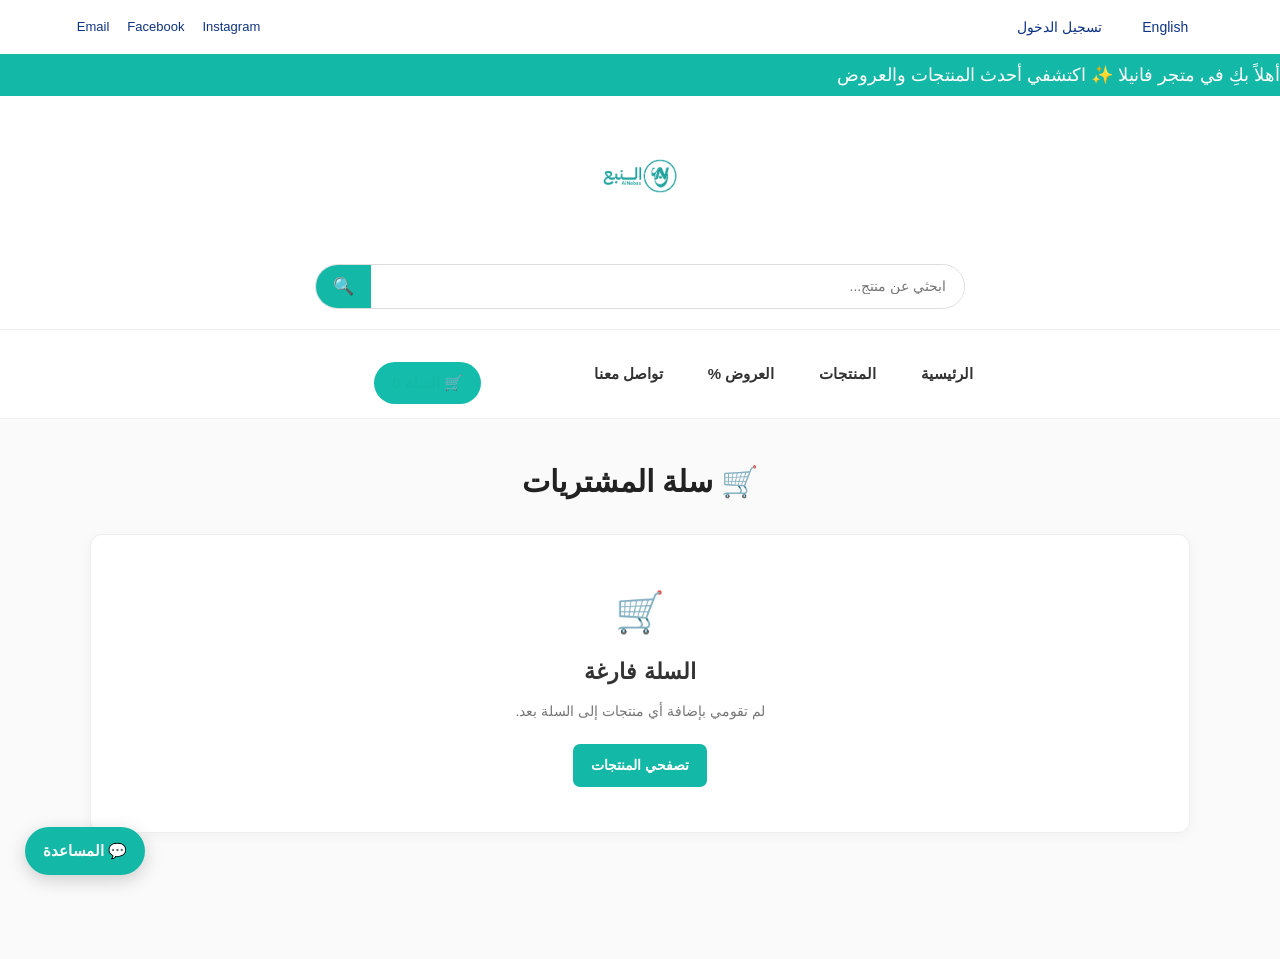
<file: cart.html>
<!DOCTYPE html>
<html lang="ar" dir="rtl">

<head>

    <meta charset="UTF-8">

    <meta
        name="viewport"
        content="width=device-width, initial-scale=1.0"
    >

    <title>سلة المشتريات - متجر فانيلا</title>

    <!-- التنسيق المشترك للموقع -->
    <link rel="stylesheet" href="style.css">

    <!-- تنسيق صفحة السلة -->
    <link rel="stylesheet" href="cart.css">

</head>


<body class="home-page">


<!-- =====================================================
     الهيدر
     ===================================================== -->

<header class="home-header">

    <!-- الشريط العلوي -->

    <div class="home-language-bar">

        <div class="home-top-left-buttons">

            <button
                type="button"
                class="home-language-button"
            >
                English
            </button>

            <a
                href="account.html"
                class="home-login-button"
            >
                تسجيل الدخول
            </a>

        </div>


        <div class="home-social-links">

            <a href="#" aria-label="Instagram">
                Instagram
            </a>

            <a href="#" aria-label="Facebook">
                Facebook
            </a>

            <a href="#" aria-label="Email">
                Email
            </a>

        </div>

    </div>


    <!-- شريط الإعلان -->

    <div class="home-announcement-bar">

        <div class="home-announcement-text">

            أهلاً بكِ في متجر فانيلا ✨
            اكتشفي أحدث المنتجات والعروض

        </div>

    </div>


    <!-- الشعار -->

    <div class="home-logo-bar">

        <a href="index.html">

            <img
                src="products/static/my_logo.jpg"
                alt="متجر فانيلا"
                class="home-logo"
            >

        </a>

    </div>


    <!-- البحث -->

    <div class="home-search-bar">

        <form id="home-search-form">

            <input
                type="search"
                id="home-search-input"
                placeholder="ابحثي عن منتج..."
                autocomplete="off"
            >

            <button type="submit">
                🔍
            </button>

        </form>

    </div>


    <!-- القائمة -->

    <nav class="home-nav">

        <a href="index.html">
            الرئيسية
        </a>

        <a href="products/products.html">
            المنتجات
        </a>

        <a href="offers/offers.html">
            العروض %
        </a>

        <a href="contact.html">
            تواصل معنا
        </a>

        <a
            href="cart.html"
            class="home-cart active"
        >
            🛒 السلة

            <span id="cart-count">
                0
            </span>

        </a>

    </nav>

</header>



<!-- =====================================================
     محتوى السلة
     ===================================================== -->

<main class="cart-page">

    <div class="cart-container">


        <h1 class="cart-title">
            🛒 سلة المشتريات
        </h1>


        <!-- =================================================
             المنتجات
             ================================================= -->

        <section
            id="cart-items"
            class="cart-items"
        ></section>


        <!-- =================================================
             السلة الفارغة
             ================================================= -->

        <section
            id="empty-cart"
            class="empty-cart"
        >

            <div class="empty-cart-icon">
                🛒
            </div>

            <h2>
                السلة فارغة
            </h2>

            <p>
                لم تقومي بإضافة أي منتجات إلى السلة بعد.
            </p>

            <a
                href="products/products.html"
                class="empty-cart-link"
            >
                تصفحي المنتجات
            </a>

        </section>



        <!-- =================================================
             ملخص السلة
             ================================================= -->

        <section
            id="cart-summary"
            class="cart-summary"
        >

            <!-- عرض المزايا -->

            <div
                id="cart-benefits"
                class="cart-benefits"
            ></div>


            <!-- تفاصيل الحساب -->

            <div class="cart-summary-row">

                <span>
                    عدد المنتجات
                </span>

                <strong id="cart-total-items">
                    0
                </strong>

            </div>


            <div class="cart-summary-row">

                <span>
                    مجموع المنتجات
                </span>

                <strong id="cart-subtotal">
                    0 د.ع
                </strong>

            </div>


            <div
                id="discount-row"
                class="cart-summary-row discount-row"
            >

                <span>
                    الخصم
                </span>

                <strong id="cart-discount">
                    0 د.ع
                </strong>

            </div>


            <div
                id="delivery-row"
                class="cart-summary-row delivery-row"
            >

                <span>
                    التوصيل
                </span>

                <strong id="cart-delivery">
                    0 د.ع
                </strong>

            </div>


            <!-- المجموع النهائي -->

            <div class="cart-summary-row cart-summary-total">

                <span>
                    المجموع النهائي
                </span>

                <strong id="cart-total-price">
                    0 د.ع
                </strong>

            </div>


            <!-- الأزرار -->

            <div class="cart-actions">

                <button
                    type="button"
                    id="checkout-button"
                    class="checkout-button"
                >
                    متابعة الطلب
                </button>


                <button
                    type="button"
                    id="clear-cart-button"
                    class="clear-cart-button"
                >
                    إفراغ السلة
                </button>

            </div>

        </section>

    </div>

</main>



<!-- زر المساعدة -->

<a
    href="support/support.html"
    class="support-floating-button"
>
    💬 المساعدة
</a>



<!-- JavaScript -->

<script src="cart.js"></script>

</body>

</html>
</file>
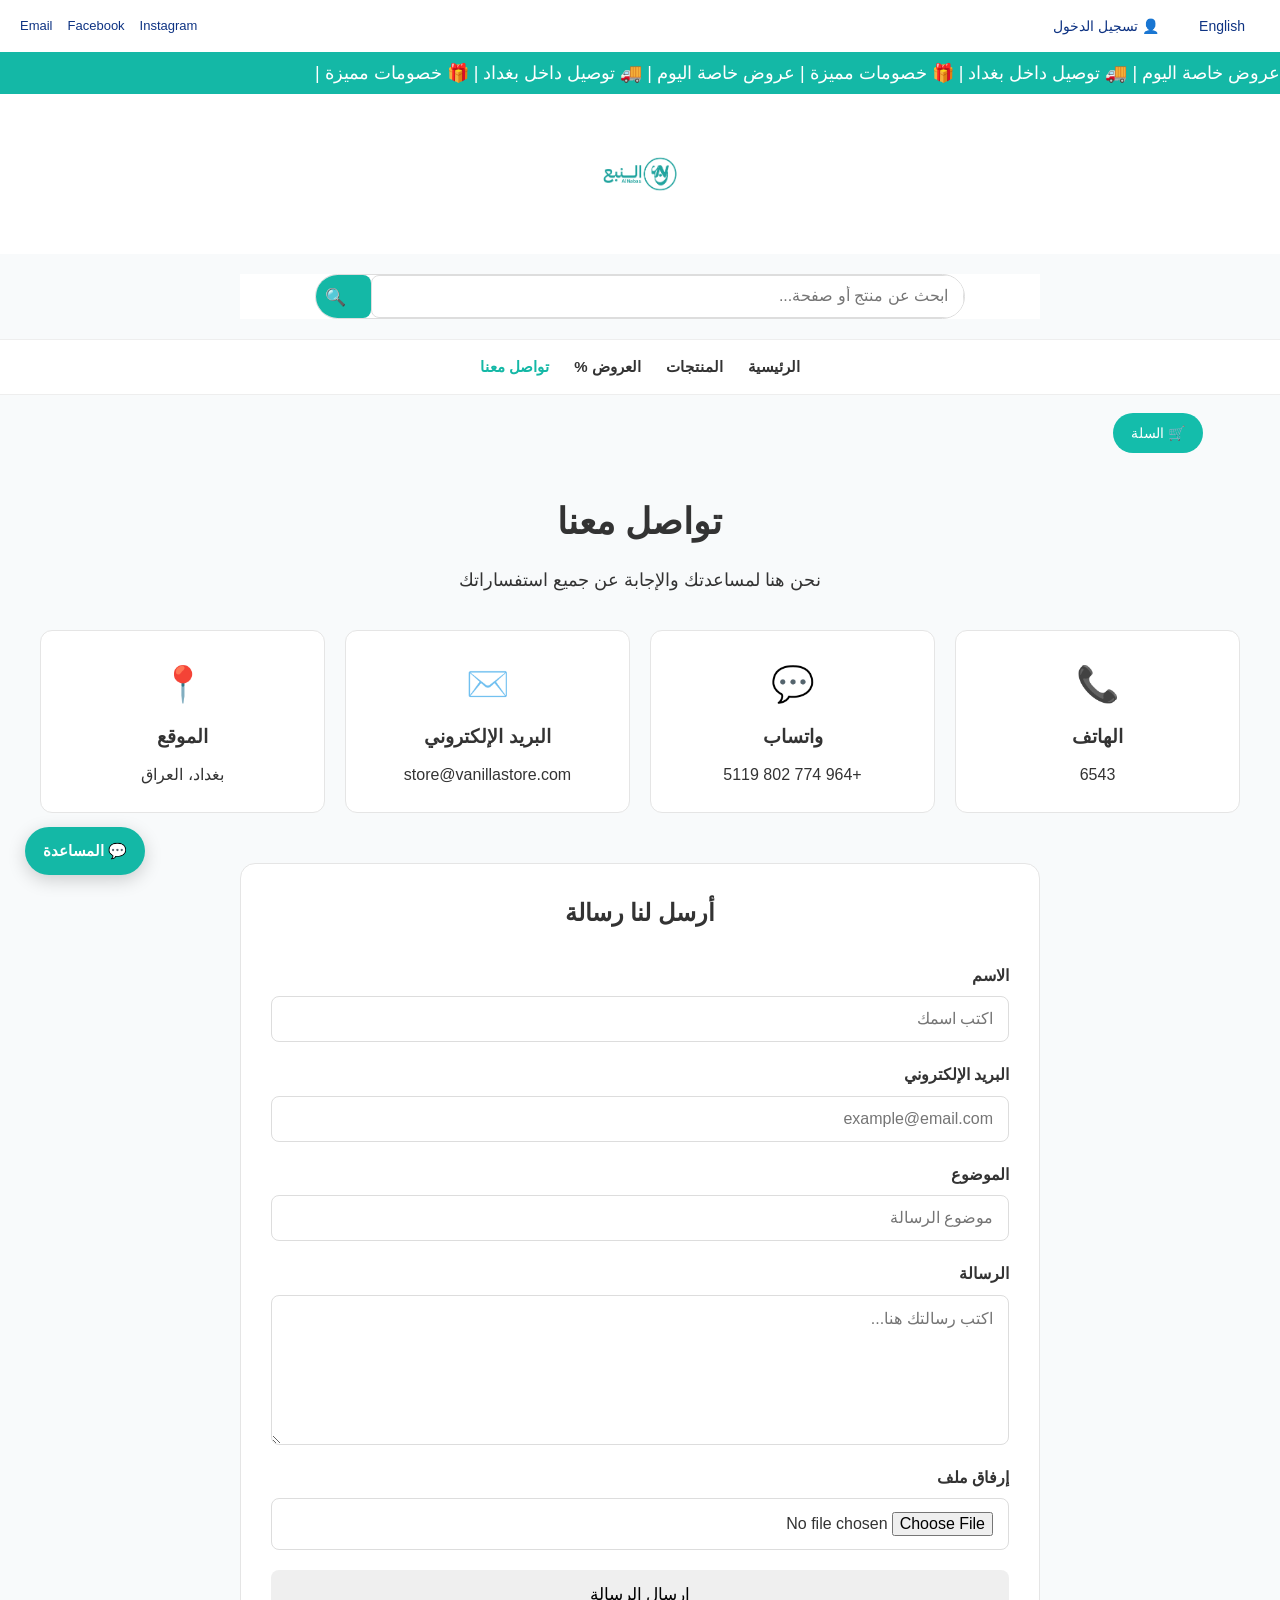
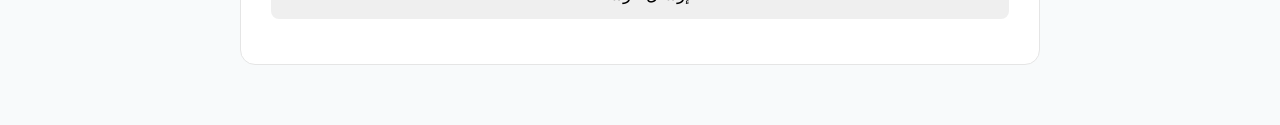
<file: contact.html>
<!DOCTYPE html>
<html lang="ar" dir="rtl">

<head>

    <meta charset="UTF-8">

    <meta
        name="viewport"
        content="width=device-width, initial-scale=1.0"
    >

    <title>تواصل معنا - متجر فانيلا</title>


    <!-- =====================================================
         CSS الرئيسي للمشروع
         ===================================================== -->

    <link
        rel="stylesheet"
        href="style.css"
    >


    <!-- =====================================================
         CSS الخاص بصفحة التواصل
         ===================================================== -->

    <link
        rel="stylesheet"
        href="contact.css"
    >

</head>


<body class="home-page">


    <!-- =====================================================
         الهيدر
         ===================================================== -->

    <header class="home-header">


        <!-- =================================================
             شريط اللغة وتسجيل الدخول
             ================================================= -->

        <div class="home-language-bar">


            <div class="home-top-left-buttons">

                <button
                    class="home-language-button"
                    type="button"
                >
                    English
                </button>


                <button
                    class="home-login-button"
                    id="home-open-login"
                    type="button"
                >
                    👤 تسجيل الدخول
                </button>

            </div>



            <div class="home-social-links">

                <a href="#">
                    Instagram
                </a>

                <a href="#">
                    Facebook
                </a>

                <a href="mailto:store@vanillastore.com">
                    Email
                </a>

            </div>


        </div>



        <!-- =================================================
             شريط الإعلان
             ================================================= -->

        <div class="home-announcement-bar">

            <div class="home-announcement-text">

                عروض خاصة اليوم |
                🚚 توصيل داخل بغداد |
                🎁 خصومات مميزة |

                عروض خاصة اليوم |
                🚚 توصيل داخل بغداد |
                🎁 خصومات مميزة |

            </div>

        </div>



        <!-- =================================================
             الشعار
             ================================================= -->

        <div class="home-logo-bar">

            <div class="home-logo">

                <img
                    src="products/static/my_logo.jpg"
                    alt="شعار متجر فانيلا"
                >

            </div>

        </div>



        <!-- =================================================
             البحث
             ================================================= -->

        <div class="home-search-bar">

            <form id="home-search-form">

                <input
                    type="search"
                    id="home-search-input"
                    placeholder="ابحث عن منتج أو صفحة..."
                    autocomplete="off"
                >

                <button type="submit">
                    🔍
                </button>

            </form>

        </div>



        <!-- =================================================
             القائمة الرئيسية
             ================================================= -->

        <nav class="home-nav">

            <a href="index.html">
                الرئيسية
            </a>

            <a href="products/products.html">
                المنتجات
            </a>

            <a href="offers/offers.html">
                العروض %
            </a>

            <a
                href="contact.html"
                class="active"
            >
                تواصل معنا
            </a>

        </nav>



        <!-- =================================================
             السلة
             ================================================= -->

        <a
            href="cart.html"
            class="home-cart"
        >
            🛒 السلة
        </a>


    </header>



    <!-- =====================================================
         محتوى صفحة التواصل
         ===================================================== -->

    <main class="contact-page">


        <!-- =================================================
             عنوان الصفحة
             ================================================= -->

        <section class="contact-header">

            <h1>
                تواصل معنا
            </h1>

            <p>
                نحن هنا لمساعدتك والإجابة عن جميع استفساراتك
            </p>

        </section>



        <!-- =================================================
             معلومات التواصل
             ================================================= -->

        <section class="contact-info">


            <!-- الهاتف -->

            <div class="contact-card">

                <div class="contact-icon">
                    📞
                </div>

                <h3>
                    الهاتف
                </h3>

                <p>
                    6543
                </p>

            </div>



            <!-- واتساب -->

            <div class="contact-card">

                <div class="contact-icon">
                    💬
                </div>

                <h3>
                    واتساب
                </h3>

                <p>
                    +964 774 802 5119
                </p>

            </div>



            <!-- البريد الإلكتروني -->

            <div class="contact-card">

                <div class="contact-icon">
                    ✉️
                </div>

                <h3>
                    البريد الإلكتروني
                </h3>

                <p>
                    store@vanillastore.com
                </p>

            </div>



            <!-- الموقع -->

            <div class="contact-card">

                <div class="contact-icon">
                    📍
                </div>

                <h3>
                    الموقع
                </h3>

                <p>
                    بغداد، العراق
                </p>

            </div>


        </section>



        <!-- =================================================
             نموذج التواصل
             ================================================= -->

        <section class="contact-form-section">

            <h2>
                أرسل لنا رسالة
            </h2>


            <form
                class="contact-form"
                id="contactForm"
            >


                <!-- الاسم -->

                <div class="form-group">

                    <label for="name">
                        الاسم
                    </label>

                    <input
                        type="text"
                        id="name"
                        name="name"
                        placeholder="اكتب اسمك"
                        required
                    >

                </div>



                <!-- البريد الإلكتروني -->

                <div class="form-group">

                    <label for="email">
                        البريد الإلكتروني
                    </label>

                    <input
                        type="email"
                        id="email"
                        name="email"
                        placeholder="example@email.com"
                        required
                    >

                </div>



                <!-- الموضوع -->

                <div class="form-group">

                    <label for="subject">
                        الموضوع
                    </label>

                    <input
                        type="text"
                        id="subject"
                        name="subject"
                        placeholder="موضوع الرسالة"
                        required
                    >

                </div>



                <!-- الرسالة -->

                <div class="form-group">

                    <label for="message">
                        الرسالة
                    </label>

                    <textarea
                        id="message"
                        name="message"
                        placeholder="اكتب رسالتك هنا..."
                        required
                    ></textarea>

                </div>



                <!-- إرفاق ملف -->

                <div class="form-group">

                    <label for="fileInput">
                        إرفاق ملف
                    </label>

                    <input
                        type="file"
                        id="fileInput"
                        name="file"
                    >

                    <p
                        id="fileName"
                        class="file-name"
                    ></p>

                </div>



                <!-- زر الإرسال -->

                <button
                    type="submit"
                    class="contact-submit"
                >
                    إرسال الرسالة
                </button>



                <!-- حالة النموذج -->

                <p
                    id="formStatus"
                    class="form-status"
                ></p>


            </form>

        </section>


    </main>



    <!-- =====================================================
         زر المساعدة العائم
         ===================================================== -->

    <a
        href="support/support.html"
        class="support-floating-button"
    >
        💬 المساعدة
    </a>



    <!-- =====================================================
         JavaScript
         ===================================================== -->

    <script src="account.js"></script>


    <script>

        /* =====================================================
           البحث
           ===================================================== */

        const homeSearchForm =
            document.getElementById("home-search-form");


        homeSearchForm.addEventListener(
            "submit",
            function (event) {

                event.preventDefault();


                const search =
                    document
                        .getElementById("home-search-input")
                        .value
                        .trim();


                if (search !== "") {

                    window.location.href =
                        "products/products.html";

                }

            }
        );

    </script>


</body>

</html>
</file>
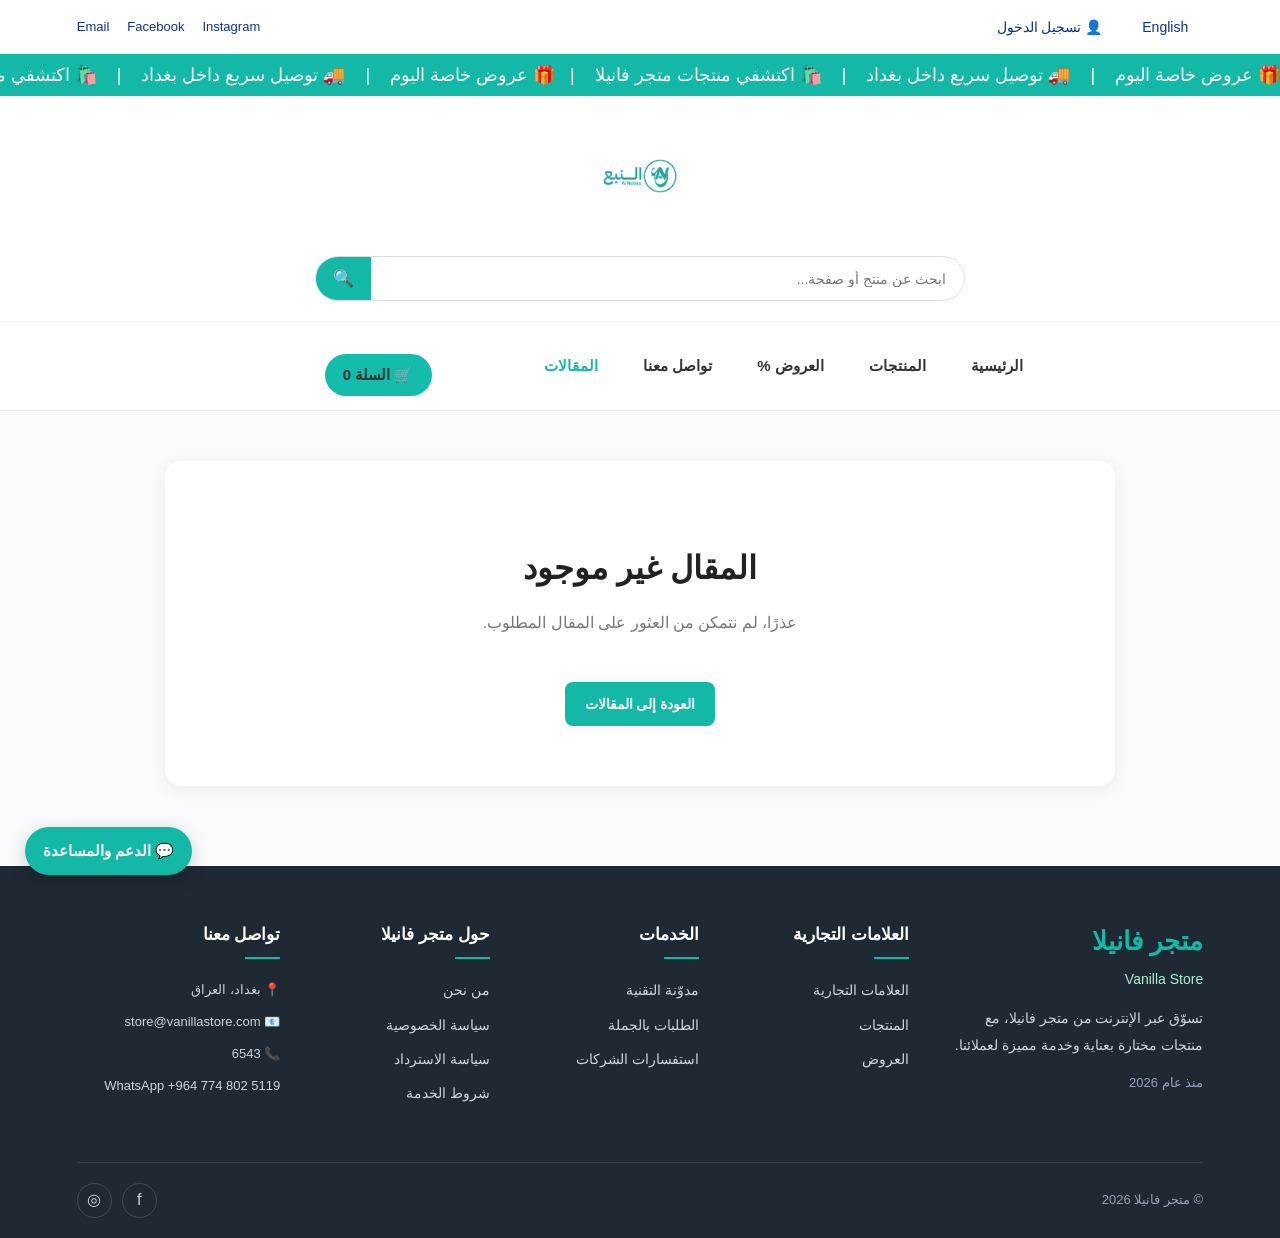
<file: articles/article.html>
<!DOCTYPE html>
<html lang="ar" dir="rtl">

<head>

    <meta charset="UTF-8">

    <meta name="viewport" content="width=device-width, initial-scale=1.0">

    <title>المقال - متجر فانيلا</title>

    <link rel="stylesheet" href="../style.css">

    <link rel="stylesheet" href="articles.css">

</head>

<body class="home-page">

    <!-- شريط اللغة والحساب -->

    <div class="home-language-bar">

        <div class="home-top-left-buttons">

            <button class="home-language-button" type="button">
                English
            </button>

            <a href="../account.html" class="home-login-button">
                👤 تسجيل الدخول
            </a>

        </div>

        <div class="home-social-links">

            <a href="#">Instagram</a>

            <a href="#">Facebook</a>

            <a href="mailto:store@alnabaa.com">Email</a>

        </div>

    </div>


    <!-- شريط الإعلانات -->

    <div class="home-announcement-bar">

        <div class="home-announcement-text">

            <span>
                🎁 عروض خاصة اليوم
                &nbsp;&nbsp; | &nbsp;&nbsp;
                🚚 توصيل سريع داخل بغداد
                &nbsp;&nbsp; | &nbsp;&nbsp;
                🛍️ اكتشفي منتجات متجر فانيلا
                &nbsp;&nbsp; | &nbsp;&nbsp;
            </span>

            <span>
                🎁 عروض خاصة اليوم
                &nbsp;&nbsp; | &nbsp;&nbsp;
                🚚 توصيل سريع داخل بغداد
                &nbsp;&nbsp; | &nbsp;&nbsp;
                🛍️ اكتشفي منتجات متجر فانيلا
                &nbsp;&nbsp; | &nbsp;&nbsp;
            </span>

        </div>

    </div>


    <!-- الشعار -->

    <div class="home-logo-bar">

        <div class="home-logo">

            <img
                src="../products/static/my_logo.jpg"
                alt="شعار متجر فانيلا"
            >

        </div>

    </div>


    <!-- البحث -->

    <div class="home-search-bar">

        <form id="home-search-form">

            <input
                type="search"
                id="home-search-input"
                placeholder="ابحث عن منتج أو صفحة..."
                autocomplete="off"
            >

            <button type="submit">
                🔍
            </button>

        </form>

    </div>


    <!-- القائمة -->

    <nav class="home-nav">

        <a href="../index.html">
            الرئيسية
        </a>

        <a href="../products/products.html">
            المنتجات
        </a>

        <a href="../offers/offers.html">
            العروض %
        </a>

        <a href="../contact.html">
            تواصل معنا
        </a>

        <a href="articles.html" class="active">
            المقالات
        </a>

        <a href="../cart.html" class="home-cart">
            🛒 السلة
            <span id="cart-count">0</span>
        </a>

    </nav>


    <!-- المقال -->

    <main class="article-page">

        <div id="article-container">

            <p>
                جاري تحميل المقال...
            </p>

        </div>

    </main>


    <!-- الفوتر -->

    <footer class="home-footer">

        <div class="home-footer-container">

            <div class="home-footer-column home-footer-brand">

                <h2>متجر فانيلا</h2>

                <p class="home-footer-domain">
                    Vanilla Store
                </p>

                <p>
                    تسوّق عبر الإنترنت من متجر فانيلا،
                    مع منتجات مختارة بعناية
                    وخدمة مميزة لعملائنا.
                </p>

                <p class="home-footer-since">
                    منذ عام 2026
                </p>

            </div>


            <div class="home-footer-column">

                <h3>
                    العلامات التجارية
                </h3>

                <a href="#">
                    العلامات التجارية
                </a>

                <a href="../products/products.html">
                    المنتجات
                </a>

                <a href="../offers/offers.html">
                    العروض
                </a>

            </div>


            <div class="home-footer-column">

                <h3>
                    الخدمات
                </h3>

                <a href="articles.html">
                    مدوّنة التقنية
                </a>

                <a href="#">
                    الطلبات بالجملة
                </a>

                <a href="#">
                    استفسارات الشركات
                </a>

            </div>


            <div class="home-footer-column">

                <h3>
                    حول متجر فانيلا
                </h3>

                <a href="#">
                    من نحن
                </a>

                <a href="#">
                    سياسة الخصوصية
                </a>

                <a href="#">
                    سياسة الاسترداد
                </a>

                <a href="#">
                    شروط الخدمة
                </a>

            </div>


            <div class="home-footer-column home-footer-location">

                <h3>
                    تواصل معنا
                </h3>

                <p>
                    📍 بغداد، العراق
                </p>

                <p>
                    📧 store@vanillastore.com
                </p>

                <p>
                    📞 6543
                </p>

                <p>
                    WhatsApp +964 774 802 5119
                </p>

            </div>

        </div>


        <div class="home-footer-bottom">

            <p>
                © متجر فانيلا 2026
            </p>

            <div class="home-footer-social">

                <a href="#">
                    f
                </a>

                <a href="#">
                    ◎
                </a>

            </div>

        </div>

    </footer>


    <!-- زر الدعم -->

    <a
        href="../support/support.html"
        class="support-floating-button"
    >
        💬 الدعم والمساعدة
    </a>


    <script src="articles-data.js"></script>

    <script src="article.js"></script>


    <script>

        const searchForm = document.getElementById("home-search-form");

        const searchInput = document.getElementById("home-search-input");


        searchForm.addEventListener("submit", function (event) {

            event.preventDefault();

            const searchValue = searchInput.value.trim();

            if (searchValue !== "") {

                window.location.href =
                    "../products/products.html?search=" +
                    encodeURIComponent(searchValue);

            }

        });


        function updateCartCount() {

            const cartCount = document.getElementById("cart-count");

            const cart =
                JSON.parse(localStorage.getItem("vanillaCart")) || [];

            cartCount.textContent = cart.reduce(
                function (total, item) {
                    return total + Number(item.quantity || 1);
                },
                0
            );

        }


        updateCartCount();

    </script>

</body>

</html>
</file>
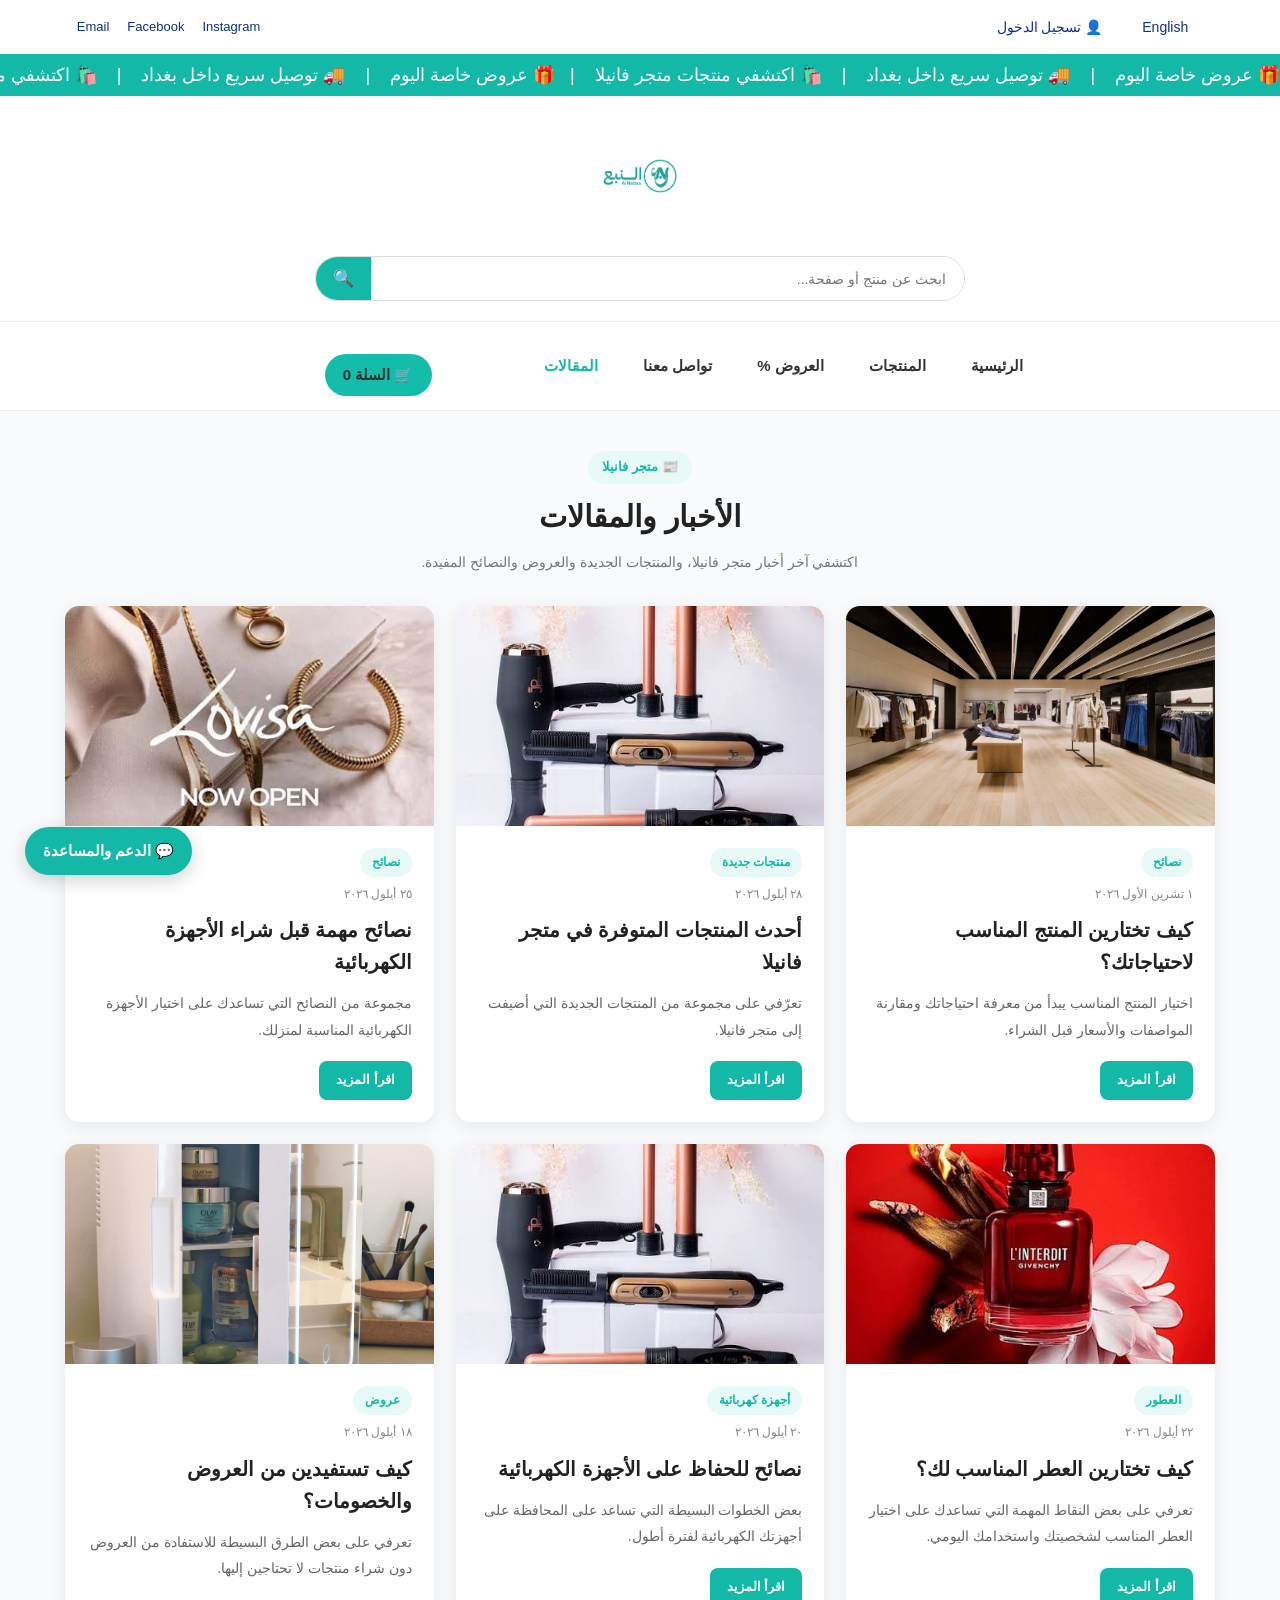
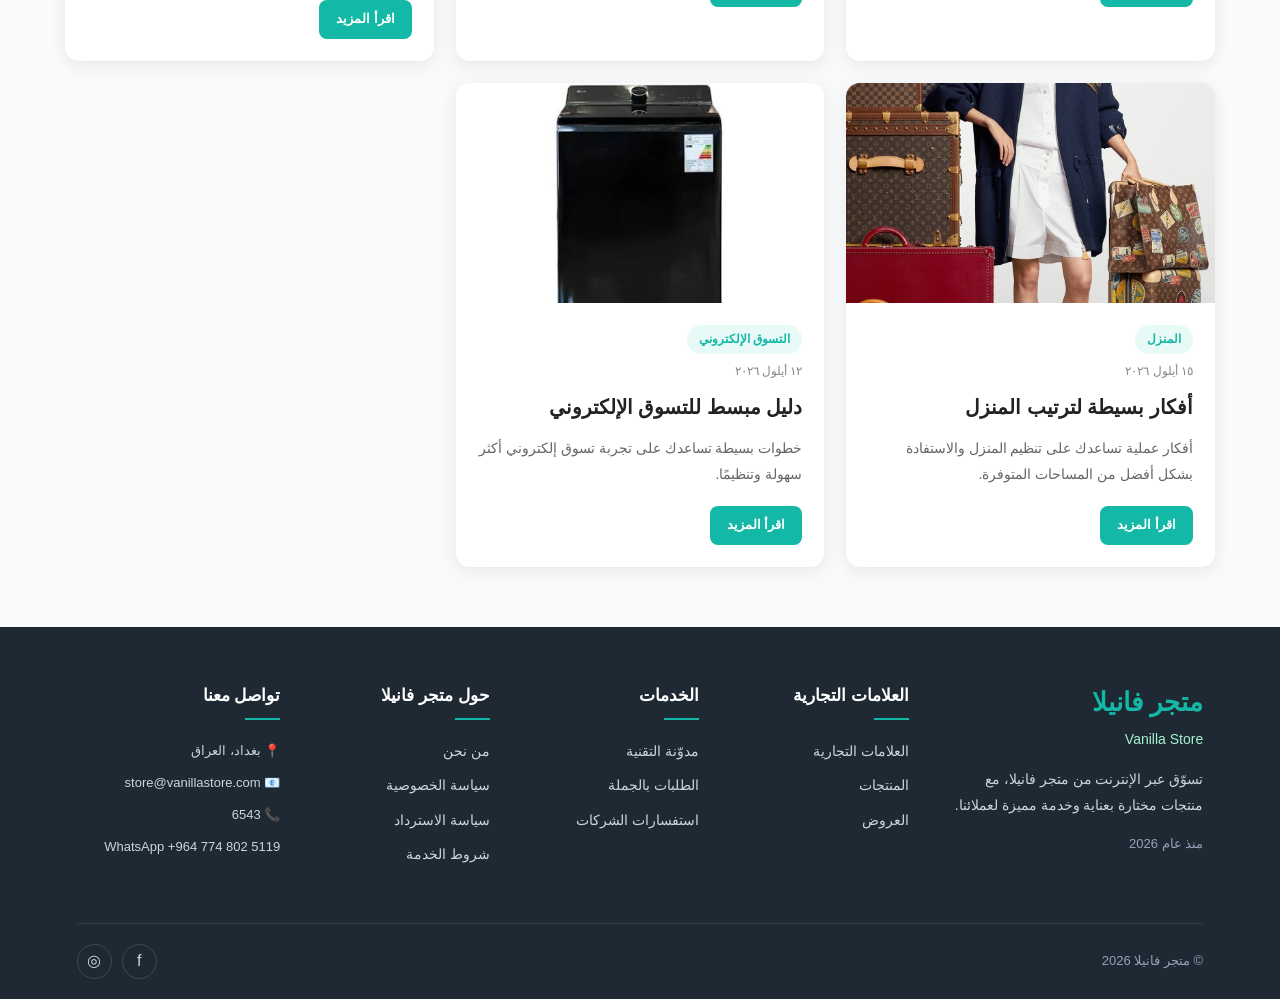
<file: articles/articles.html>
<!DOCTYPE html>
<html lang="ar" dir="rtl">

<head>

    <meta charset="UTF-8">

    <meta name="viewport" content="width=device-width, initial-scale=1.0">

    <title>المقالات - متجر فانيلا</title>

    <link rel="stylesheet" href="../style.css">

    <link rel="stylesheet" href="articles.css">

</head>

<body class="home-page">

    <!-- شريط اللغة والحساب -->

    <div class="home-language-bar">

        <div class="home-top-left-buttons">

            <button class="home-language-button" type="button">
                English
            </button>

            <a href="../account.html" class="home-login-button">
                👤 تسجيل الدخول
            </a>

        </div>

        <div class="home-social-links">

            <a href="#">Instagram</a>

            <a href="#">Facebook</a>

            <a href="mailto:store@alnabaa.com">Email</a>

        </div>

    </div>


    <!-- شريط الإعلانات -->

    <div class="home-announcement-bar">

        <div class="home-announcement-text">

            <span>
                🎁 عروض خاصة اليوم
                &nbsp;&nbsp; | &nbsp;&nbsp;
                🚚 توصيل سريع داخل بغداد
                &nbsp;&nbsp; | &nbsp;&nbsp;
                🛍️ اكتشفي منتجات متجر فانيلا
                &nbsp;&nbsp; | &nbsp;&nbsp;
            </span>

            <span>
                🎁 عروض خاصة اليوم
                &nbsp;&nbsp; | &nbsp;&nbsp;
                🚚 توصيل سريع داخل بغداد
                &nbsp;&nbsp; | &nbsp;&nbsp;
                🛍️ اكتشفي منتجات متجر فانيلا
                &nbsp;&nbsp; | &nbsp;&nbsp;
            </span>

        </div>

    </div>


    <!-- الشعار -->

    <div class="home-logo-bar">

        <div class="home-logo">

            <img
                src="../products/static/my_logo.jpg"
                alt="شعار متجر فانيلا"
            >

        </div>

    </div>


    <!-- البحث -->

    <div class="home-search-bar">

        <form id="home-search-form">

            <input
                type="search"
                id="home-search-input"
                placeholder="ابحث عن منتج أو صفحة..."
                autocomplete="off"
            >

            <button type="submit">
                🔍
            </button>

        </form>

    </div>


    <!-- القائمة -->

    <nav class="home-nav">

        <a href="../index.html">
            الرئيسية
        </a>

        <a href="../products/products.html">
            المنتجات
        </a>

        <a href="../offers/offers.html">
            العروض %
        </a>

        <a href="../contact.html">
            تواصل معنا
        </a>

        <a href="articles.html" class="active">
            المقالات
        </a>

        <a href="../cart.html" class="home-cart">
            🛒 السلة
            <span id="cart-count">0</span>
        </a>

    </nav>


    <!-- المحتوى -->

    <main class="articles-page">

        <section class="articles-header">

            <span class="page-badge">
                📰 متجر فانيلا
            </span>

            <h1 class="page-title">
                الأخبار والمقالات
            </h1>

            <p class="page-description">
                اكتشفي آخر أخبار متجر فانيلا،
                والمنتجات الجديدة والعروض والنصائح المفيدة.
            </p>

        </section>


        <section
            id="articles-container"
            class="articles-grid"
        ></section>


        <div
            id="no-articles"
            class="no-articles"
            style="display: none;"
        >

            <h2>
                لا توجد مقالات حاليًا
            </h2>

            <p>
                سيتم إضافة مقالات جديدة قريبًا.
            </p>

        </div>

    </main>


    <!-- الفوتر -->

    <footer class="home-footer">

        <div class="home-footer-container">

            <div class="home-footer-column home-footer-brand">

                <h2>متجر فانيلا</h2>

                <p class="home-footer-domain">
                    Vanilla Store
                </p>

                <p>
                    تسوّق عبر الإنترنت من متجر فانيلا،
                    مع منتجات مختارة بعناية
                    وخدمة مميزة لعملائنا.
                </p>

                <p class="home-footer-since">
                    منذ عام 2026
                </p>

            </div>


            <div class="home-footer-column">

                <h3>
                    العلامات التجارية
                </h3>

                <a href="#">
                    العلامات التجارية
                </a>

                <a href="../products/products.html">
                    المنتجات
                </a>

                <a href="../offers/offers.html">
                    العروض
                </a>

            </div>


            <div class="home-footer-column">

                <h3>
                    الخدمات
                </h3>

                <a href="articles.html">
                    مدوّنة التقنية
                </a>

                <a href="#">
                    الطلبات بالجملة
                </a>

                <a href="#">
                    استفسارات الشركات
                </a>

            </div>


            <div class="home-footer-column">

                <h3>
                    حول متجر فانيلا
                </h3>

                <a href="#">
                    من نحن
                </a>

                <a href="#">
                    سياسة الخصوصية
                </a>

                <a href="#">
                    سياسة الاسترداد
                </a>

                <a href="#">
                    شروط الخدمة
                </a>

            </div>


            <div class="home-footer-column home-footer-location">

                <h3>
                    تواصل معنا
                </h3>

                <p>
                    📍 بغداد، العراق
                </p>

                <p>
                    📧 store@vanillastore.com
                </p>

                <p>
                    📞 6543
                </p>

                <p>
                    WhatsApp +964 774 802 5119
                </p>

            </div>

        </div>


        <div class="home-footer-bottom">

            <p>
                © متجر فانيلا 2026
            </p>

            <div class="home-footer-social">

                <a href="#">
                    f
                </a>

                <a href="#">
                    ◎
                </a>

            </div>

        </div>

    </footer>


    <!-- زر الدعم -->

    <a
        href="../support/support.html"
        class="support-floating-button"
    >
        💬 الدعم والمساعدة
    </a>


    <script src="articles-data.js"></script>

    <script src="articles.js"></script>


    <script>

        const searchForm = document.getElementById("home-search-form");

        const searchInput = document.getElementById("home-search-input");


        searchForm.addEventListener("submit", function (event) {

            event.preventDefault();

            const searchValue = searchInput.value.trim();

            if (searchValue !== "") {

                window.location.href =
                    "../products/products.html?search=" +
                    encodeURIComponent(searchValue);

            }

        });


        function updateCartCount() {

            const cartCount = document.getElementById("cart-count");

            const cart =
                JSON.parse(localStorage.getItem("vanillaCart")) || [];

            cartCount.textContent = cart.reduce(
                function (total, item) {
                    return total + Number(item.quantity || 1);
                },
                0
            );

        }


        updateCartCount();

    </script>

</body>

</html>
</file>
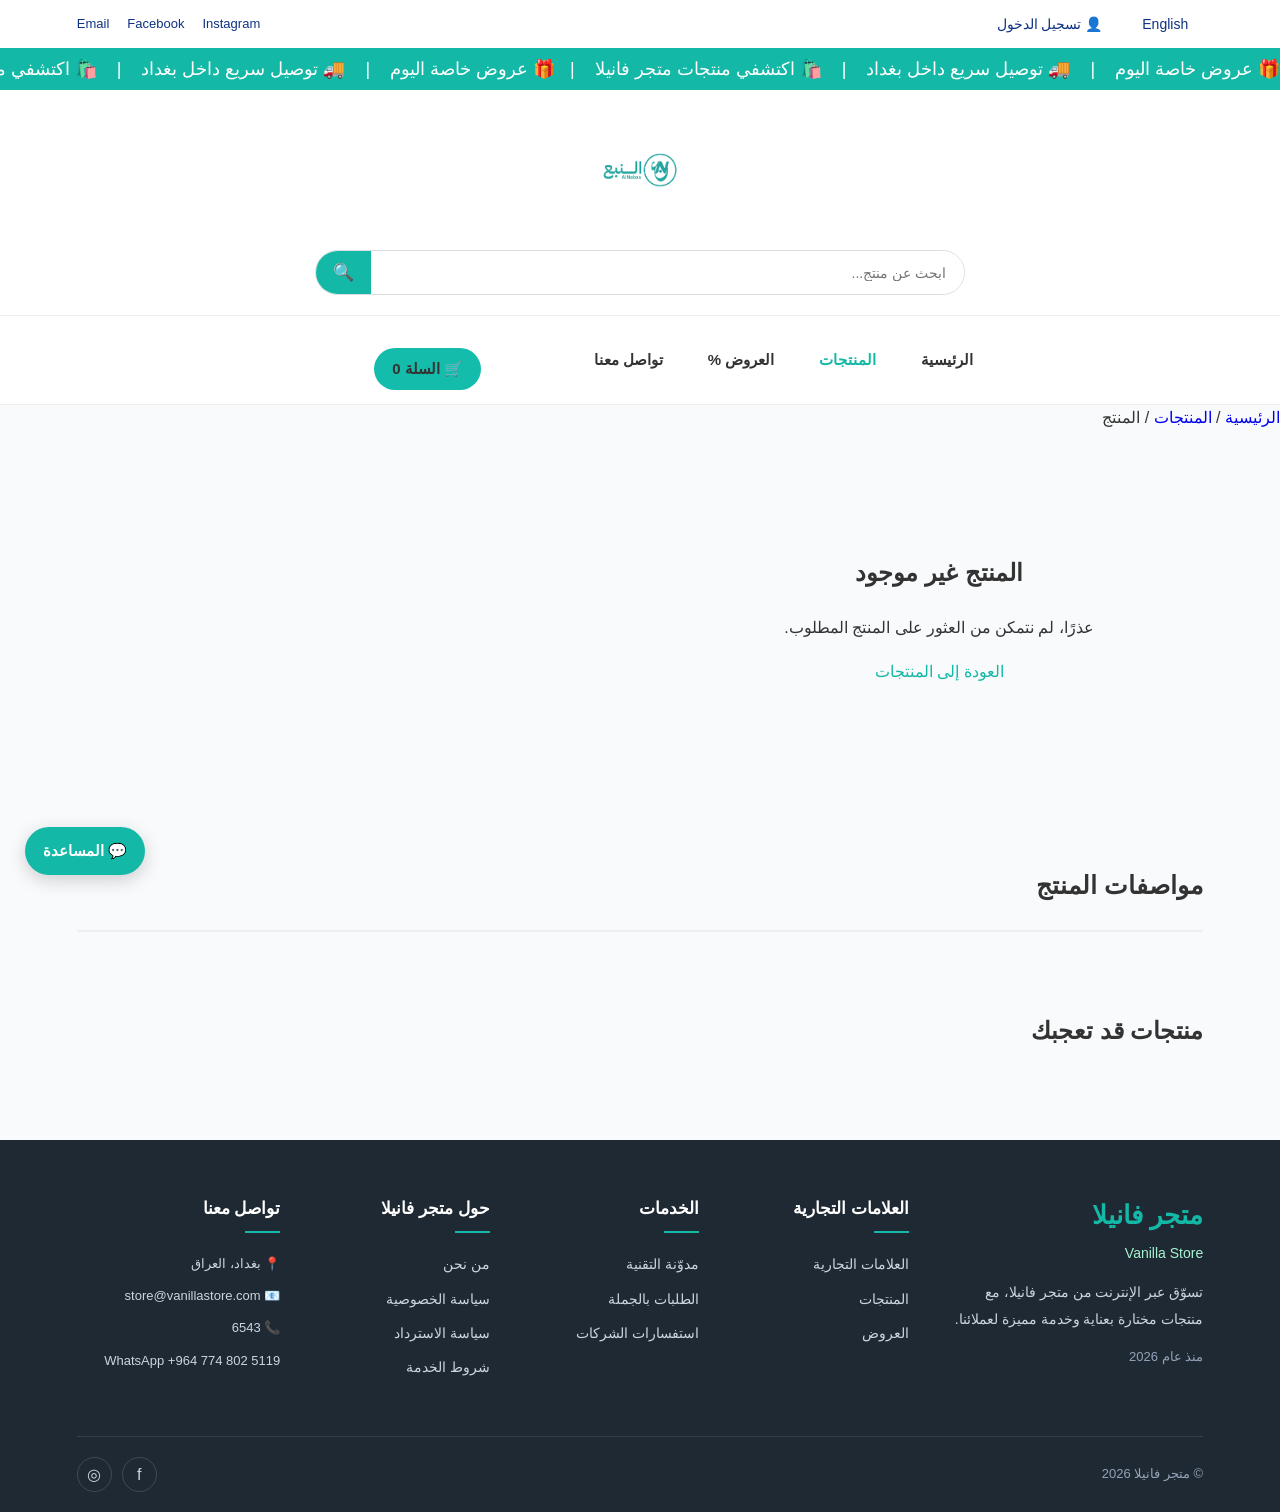
<file: products/product.html>
<!DOCTYPE html>
<html lang="ar" dir="rtl">

<head>

    <meta charset="UTF-8">

    <meta
        name="viewport"
        content="width=device-width, initial-scale=1.0"
    >

    <title>تفاصيل المنتج - متجر فانيلا</title>

    <link
        rel="stylesheet"
        href="../style.css"
    >

    <link
        rel="stylesheet"
        href="product.css"
    >

</head>


<body class="home-page">


    <!-- =====================================================
         HEADER
         ===================================================== -->

    <header class="home-header">


        <!-- =================================================
             شريط اللغة وتسجيل الدخول
             ================================================= -->

        <div class="home-language-bar">

            <div class="home-top-left-buttons">

                <button
                    class="home-language-button"
                    type="button"
                >
                    English
                </button>


                <button
                    class="home-login-button"
                    type="button"
                >
                    👤 تسجيل الدخول
                </button>

            </div>


            <div class="home-social-links">

                <a href="#">
                    Instagram
                </a>

                <a href="#">
                    Facebook
                </a>

                <a href="mailto:store@vanillastore.com">
                    Email
                </a>

            </div>

        </div>


        <!-- =================================================
             شريط الإعلانات
             ================================================= -->

        <div class="home-announcement-bar">

            <div class="home-announcement-text">

                <span>
                    🎁 عروض خاصة اليوم
                    &nbsp;&nbsp; | &nbsp;&nbsp;
                    🚚 توصيل سريع داخل بغداد
                    &nbsp;&nbsp; | &nbsp;&nbsp;
                    🛍️ اكتشفي منتجات متجر فانيلا
                    &nbsp;&nbsp; | &nbsp;&nbsp;
                </span>

                <span>
                    🎁 عروض خاصة اليوم
                    &nbsp;&nbsp; | &nbsp;&nbsp;
                    🚚 توصيل سريع داخل بغداد
                    &nbsp;&nbsp; | &nbsp;&nbsp;
                    🛍️ اكتشفي منتجات متجر فانيلا
                    &nbsp;&nbsp; | &nbsp;&nbsp;
                </span>

            </div>

        </div>


        <!-- =================================================
             الشعار
             ================================================= -->

        <div class="home-logo-bar">

            <a
                href="../index.html"
                class="home-logo"
            >

                <img
                    src="static/my_logo.jpg"
                    alt="شعار متجر فانيلا"
                >

            </a>

        </div>


        <!-- =================================================
             البحث
             ================================================= -->

        <div class="home-search-bar">

            <form id="home-search-form">

                <input
                    type="search"
                    id="home-search-input"
                    placeholder="ابحث عن منتج..."
                    autocomplete="off"
                >

                <button type="submit">
                    🔍
                </button>

            </form>

        </div>


        <!-- =================================================
             القائمة الرئيسية
             ================================================= -->

        <nav class="home-nav">

            <a href="../index.html">
                الرئيسية
            </a>


            <a
                href="products.html"
                class="active"
            >
                المنتجات
            </a>


            <a href="../offers/offers.html">
                العروض %
            </a>


            <a href="../contact.html">
                تواصل معنا
            </a>


            <a
                href="../cart.html"
                class="home-cart"
            >
                🛒 السلة

                <span id="cart-count">
                    0
                </span>

            </a>

        </nav>

    </header>


    <!-- =====================================================
         BREADCRUMB
         ===================================================== -->

    <div class="product-breadcrumb">

        <a href="../index.html">
            الرئيسية
        </a>

        <span>/</span>

        <a href="products.html">
            المنتجات
        </a>

        <span>/</span>

        <span id="breadcrumb-product">
            المنتج
        </span>

    </div>


    <!-- =====================================================
         PRODUCT PAGE
         ===================================================== -->

    <main class="product-page">


        <!-- =================================================
             تفاصيل المنتج
             ================================================= -->

        <section
            id="product-details"
            class="product-details"
        >
        </section>


        <!-- =================================================
             المواصفات
             ================================================= -->

        <section class="specifications-section">

            <h2>
                مواصفات المنتج
            </h2>

            <div
                id="specifications"
                class="specifications"
            >
            </div>

        </section>


        <!-- =================================================
             المنتجات المشابهة
             ================================================= -->

        <section class="related-section">

            <h2>
                منتجات قد تعجبك
            </h2>

            <div
                id="related-products"
                class="related-products"
            >
            </div>

        </section>


    </main>


    <!-- =====================================================
         FOOTER
         نفس فوتر الصفحة الرئيسية
         ===================================================== -->

    <footer class="home-footer">

        <div class="home-footer-container">


            <!-- متجر فانيلا -->

            <div class="home-footer-column home-footer-brand">

                <h2>
                    متجر فانيلا
                </h2>

                <p class="home-footer-domain">
                    Vanilla Store
                </p>

                <p>
                    تسوّق عبر الإنترنت من متجر فانيلا،
                    مع منتجات مختارة بعناية
                    وخدمة مميزة لعملائنا.
                </p>

                <p class="home-footer-since">
                    منذ عام 2026
                </p>

            </div>


            <!-- العلامات التجارية -->

            <div class="home-footer-column">

                <h3>
                    العلامات التجارية
                </h3>

                <a href="#">
                    العلامات التجارية
                </a>

                <a href="products.html">
                    المنتجات
                </a>

                <a href="../offers/offers.html">
                    العروض
                </a>

            </div>


            <!-- الخدمات -->

            <div class="home-footer-column">

                <h3>
                    الخدمات
                </h3>

                <a href="#">
                    مدوّنة التقنية
                </a>

                <a href="#">
                    الطلبات بالجملة
                </a>

                <a href="#">
                    استفسارات الشركات
                </a>

            </div>


            <!-- حول متجر فانيلا -->

            <div class="home-footer-column">

                <h3>
                    حول متجر فانيلا
                </h3>

                <a href="#">
                    من نحن
                </a>

                <a href="#">
                    سياسة الخصوصية
                </a>

                <a href="#">
                    سياسة الاسترداد
                </a>

                <a href="#">
                    شروط الخدمة
                </a>

            </div>


            <!-- تواصل معنا -->

            <div class="home-footer-column home-footer-location">

                <h3>
                    تواصل معنا
                </h3>

                <p>
                    📍 بغداد، العراق
                </p>

                <p>
                    📧 store@vanillastore.com
                </p>

                <p>
                    📞 6543
                </p>

                <p>
                    WhatsApp
                    +964 774 802 5119
                </p>

            </div>


        </div>


        <!-- أسفل الفوتر -->

        <div class="home-footer-bottom">

            <p>
                © متجر فانيلا 2026
            </p>


            <div class="home-footer-social">

                <a href="#">
                    f
                </a>

                <a href="#">
                    ◎
                </a>

            </div>

        </div>

    </footer>


    <!-- =====================================================
         زر المساعدة العائم
         ===================================================== -->

    <a
        href="../support/support.html"
        class="support-floating-button"
    >
        💬 المساعدة
    </a>


    <!-- =====================================================
         JAVASCRIPT
         ===================================================== -->

    <script src="products-data.js"></script>

    <script src="product.js"></script>


    <!-- =====================================================
         البحث في الهيدر
         ===================================================== -->

    <script>

        const homeSearchForm =
            document.getElementById("home-search-form");


        if (homeSearchForm) {

            homeSearchForm.addEventListener(
                "submit",
                function (event) {

                    event.preventDefault();


                    const searchInput =
                        document.getElementById(
                            "home-search-input"
                        );


                    const search =
                        searchInput.value.trim();


                    if (search !== "") {

                        const searchParams =
                            new URLSearchParams();


                        searchParams.set(
                            "search",
                            search
                        );


                        window.location.href =
                            "products.html?" +
                            searchParams.toString();

                    }

                }
            );

        }

    </script>


</body>

</html>
</file>
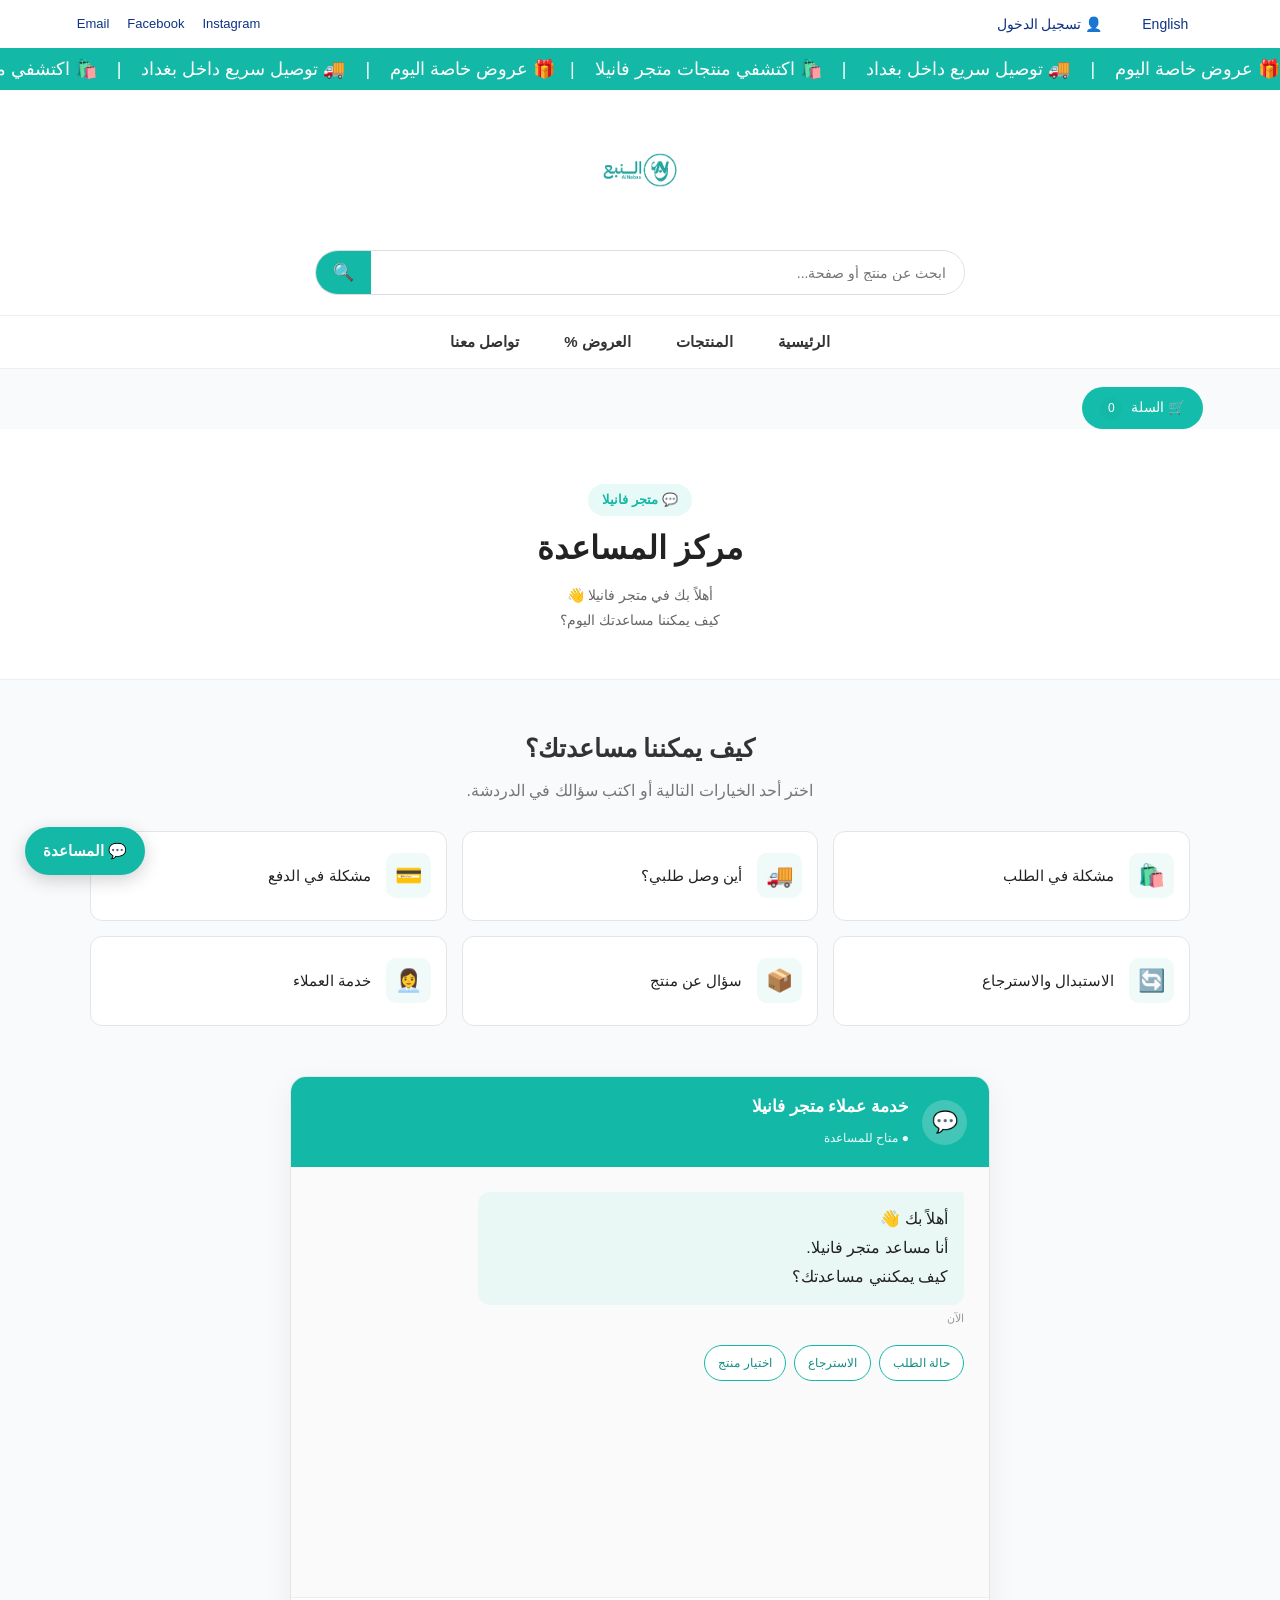
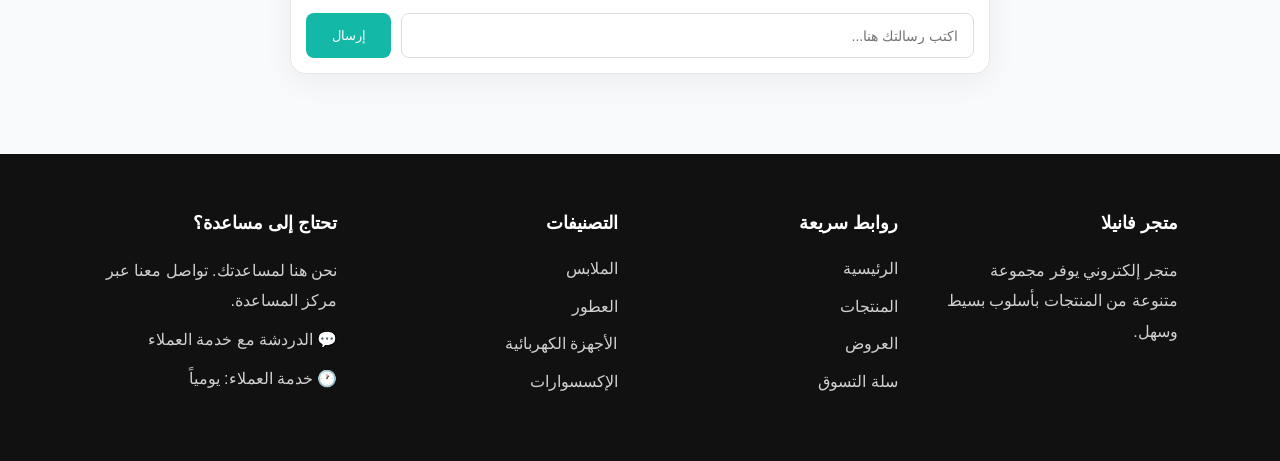
<file: support/support.html>
<!DOCTYPE html>
<html lang="ar" dir="rtl">

<head>

    <meta charset="UTF-8">

    <meta
        name="viewport"
        content="width=device-width, initial-scale=1.0"
    >

    <title>مركز المساعدة - متجر فانيلا</title>


    <!-- =========================
         CSS الرئيسي
    ========================== -->

    <link
        rel="stylesheet"
        href="../style.css"
    >


    <!-- =========================
         CSS الخاص بصفحة الدعم
    ========================== -->

    <link
        rel="stylesheet"
        href="support.css"
    >

</head>


<body class="home-page">


    <!-- =========================
         HEADER
    ========================== -->

    <header class="home-header">


        <!-- =========================
             شريط اللغة وتسجيل الدخول
        ========================== -->

        <div class="home-language-bar">

            <div class="home-top-left-buttons">

                <button
                    class="home-language-button"
                    type="button"
                >
                    English
                </button>


                <button
                    class="home-login-button"
                    type="button"
                >
                    👤 تسجيل الدخول
                </button>

            </div>


            <div class="home-social-links">

                <a href="#">
                    Instagram
                </a>

                <a href="#">
                    Facebook
                </a>

                <a href="mailto:store@vanillastore.com">
                    Email
                </a>

            </div>

        </div>


        <!-- =========================
             شريط الإعلان
        ========================== -->

        <div class="home-announcement-bar">

            <div class="home-announcement-text">

                <span>

                    🎁 عروض خاصة اليوم
                    &nbsp;&nbsp; | &nbsp;&nbsp;

                    🚚 توصيل سريع داخل بغداد
                    &nbsp;&nbsp; | &nbsp;&nbsp;

                    🛍️ اكتشفي منتجات متجر فانيلا
                    &nbsp;&nbsp; | &nbsp;&nbsp;

                </span>


                <span>

                    🎁 عروض خاصة اليوم
                    &nbsp;&nbsp; | &nbsp;&nbsp;

                    🚚 توصيل سريع داخل بغداد
                    &nbsp;&nbsp; | &nbsp;&nbsp;

                    🛍️ اكتشفي منتجات متجر فانيلا
                    &nbsp;&nbsp; | &nbsp;&nbsp;

                </span>

            </div>

        </div>


        <!-- =========================
             الشعار
        ========================== -->

        <div class="home-logo-bar">

            <div class="home-logo">

                <img
                    src="../products/static/my_logo.jpg"
                    alt="شعار متجر فانيلا"
                >

            </div>

        </div>


        <!-- =========================
             البحث
        ========================== -->

        <div class="home-search-bar">

            <form id="home-search-form">

                <input
                    type="search"
                    id="home-search-input"
                    placeholder="ابحث عن منتج أو صفحة..."
                    autocomplete="off"
                >

                <button type="submit">
                    🔍
                </button>

            </form>

        </div>


        <!-- =========================
             القائمة الرئيسية
        ========================== -->

        <nav class="home-nav">

            <a href="../index.html">
                الرئيسية
            </a>

            <a href="../products/products.html">
                المنتجات
            </a>

            <a href="../offers/offers.html">
                العروض %
            </a>

            <a href="../contact.html">
                تواصل معنا
            </a>

        </nav>


        <!-- =========================
             السلة
        ========================== -->

        <a
            href="../cart.html"
            class="home-cart"
        >
            🛒 السلة
            <span id="cart-count">0</span>
        </a>


    </header>



    <!-- =========================
         عنوان الصفحة
    ========================== -->

    <section class="support-header">

        <div class="support-header-content">

            <span class="page-badge">
                💬 متجر فانيلا
            </span>

            <h1 class="page-title">
                مركز المساعدة
            </h1>

            <p class="page-description">
                أهلاً بك في متجر فانيلا 👋
                <br>
                كيف يمكننا مساعدتك اليوم؟
            </p>

        </div>

    </section>



    <!-- =========================
         محتوى الدعم
    ========================== -->

    <main class="support-container">


        <!-- =========================
             المساعدة السريعة
        ========================== -->

        <section class="quick-help">

            <h2>
                كيف يمكننا مساعدتك؟
            </h2>

            <p class="section-description">
                اختر أحد الخيارات التالية أو اكتب سؤالك في الدردشة.
            </p>


            <div class="help-options">


                <button
                    type="button"
                    class="help-option"
                    data-message="أريد الاستفسار عن طلبي."
                >

                    <span class="help-option-icon">
                        🛍️
                    </span>

                    <span>
                        مشكلة في الطلب
                    </span>

                </button>


                <button
                    type="button"
                    class="help-option"
                    data-message="أريد معرفة حالة طلبي."
                >

                    <span class="help-option-icon">
                        🚚
                    </span>

                    <span>
                        أين وصل طلبي؟
                    </span>

                </button>


                <button
                    type="button"
                    class="help-option"
                    data-message="أريد الاستفسار عن الدفع."
                >

                    <span class="help-option-icon">
                        💳
                    </span>

                    <span>
                        مشكلة في الدفع
                    </span>

                </button>


                <button
                    type="button"
                    class="help-option"
                    data-message="أريد معرفة سياسة الاستبدال والاسترجاع."
                >

                    <span class="help-option-icon">
                        🔄
                    </span>

                    <span>
                        الاستبدال والاسترجاع
                    </span>

                </button>


                <button
                    type="button"
                    class="help-option"
                    data-message="أريد السؤال عن أحد المنتجات."
                >

                    <span class="help-option-icon">
                        📦
                    </span>

                    <span>
                        سؤال عن منتج
                    </span>

                </button>


                <button
                    type="button"
                    class="help-option"
                    data-message="أريد التحدث مع خدمة العملاء."
                >

                    <span class="help-option-icon">
                        👩‍💼
                    </span>

                    <span>
                        خدمة العملاء
                    </span>

                </button>


            </div>

        </section>



        <!-- =========================
             الدردشة
        ========================== -->

        <section class="chat-section">

            <div class="chat-card">


                <!-- رأس الدردشة -->

                <div class="chat-header">

                    <div class="chat-agent">

                        <div class="agent-avatar">
                            💬
                        </div>


                        <div>

                            <h3>
                                خدمة عملاء متجر فانيلا
                            </h3>

                            <span>
                                ● متاح للمساعدة
                            </span>

                        </div>

                    </div>

                </div>


                <!-- الرسائل -->

                <div
                    id="chat-messages"
                    class="chat-messages"
                >


                    <div class="message bot-message">

                        <div class="message-content">

                            أهلاً بك 👋
                            <br>
                            أنا مساعد متجر فانيلا.
                            <br>
                            كيف يمكنني مساعدتك؟

                        </div>

                        <span class="message-time">
                            الآن
                        </span>

                    </div>


                    <!-- الردود السريعة -->

                    <div class="quick-replies">

                        <button
                            type="button"
                            class="quick-reply"
                            data-message="أريد معرفة حالة طلبي"
                        >
                            حالة الطلب
                        </button>


                        <button
                            type="button"
                            class="quick-reply"
                            data-message="أريد معرفة سياسة الاسترجاع"
                        >
                            الاسترجاع
                        </button>


                        <button
                            type="button"
                            class="quick-reply"
                            data-message="أريد المساعدة في اختيار منتج"
                        >
                            اختيار منتج
                        </button>

                    </div>

                </div>


                <!-- إدخال الرسالة -->

                <div class="chat-input-area">

                    <input
                        type="text"
                        id="chat-input"
                        placeholder="اكتب رسالتك هنا..."
                        autocomplete="off"
                    >


                    <button
                        type="button"
                        id="send-message"
                    >
                        إرسال
                    </button>

                </div>


            </div>

        </section>


    </main>



    <!-- =========================
         FOOTER
    ========================== -->

    <footer>


        <div class="footer-column">

            <h3>
                متجر فانيلا
            </h3>

            <p>
                متجر إلكتروني يوفر مجموعة متنوعة
                من المنتجات بأسلوب بسيط وسهل.
            </p>

        </div>


        <div class="footer-column">

            <h3>
                روابط سريعة
            </h3>

            <a href="../index.html">
                الرئيسية
            </a>

            <a href="../products/products.html">
                المنتجات
            </a>

            <a href="../offers/offers.html">
                العروض
            </a>

            <a href="../cart.html">
                سلة التسوق
            </a>

        </div>


        <div class="footer-column">

            <h3>
                التصنيفات
            </h3>

            <a href="../products/products.html?category=clothes">
                الملابس
            </a>

            <a href="../products/products.html?category=perfumes">
                العطور
            </a>

            <a href="../products/products.html?category=electronics">
                الأجهزة الكهربائية
            </a>

            <a href="../products/products.html?category=accessories">
                الإكسسوارات
            </a>

        </div>


        <div class="footer-column contact-footer">

            <h3>
                تحتاج إلى مساعدة؟
            </h3>

            <p>
                نحن هنا لمساعدتك.
                تواصل معنا عبر مركز المساعدة.
            </p>

            <a href="support.html">
                💬 الدردشة مع خدمة العملاء
            </a>

            <p>
                🕐 خدمة العملاء: يومياً
            </p>

        </div>


    </footer>



    <!-- =========================
         زر المساعدة العائم
    ========================== -->

    <a
        href="support.html"
        class="support-floating-button"
    >
        💬 المساعدة
    </a>



    <!-- =========================
         JavaScript
    ========================== -->

    <script src="support.js"></script>


    <script>

        const homeSearchForm =
            document.getElementById("home-search-form");


        if (homeSearchForm) {

            homeSearchForm.addEventListener(
                "submit",
                function (event) {

                    event.preventDefault();


                    const searchInput =
                        document.getElementById(
                            "home-search-input"
                        );


                    const search =
                        searchInput.value.trim();


                    if (search !== "") {

                        window.location.href =
                            "../products/products.html?search="
                            + encodeURIComponent(search);

                    }

                }
            );

        }

    </script>


</body>

</html>
</file>
<file: style.css>
/* =====================================================
   متجر فانيلا - التنسيق العام للموقع
   ===================================================== */


/* =====================================================
   الإعدادات العامة
   ===================================================== */

.home-page {
    margin: 0;
    padding: 0;
    width: 100%;
    min-height: 100vh;

    background-color: #f8fafb;
    color: #333333;

    font-family: Arial, sans-serif;
    line-height: 1.6;

    overflow-x: hidden;
}

.home-page *,
.home-page *::before,
.home-page *::after {
    box-sizing: border-box;
}

.home-page a {
    text-decoration: none;
}

.home-page button,
.home-page input {
    font-family: inherit;
}


/* =====================================================
   العناوين العامة لجميع الصفحات
   ===================================================== */

.page-title {
    margin: 0 0 10px;

    color: #222222;

    font-size: 30px;
    font-weight: 700;

    line-height: 1.5;

    text-align: center;
}

.page-description {
    max-width: 650px;

    margin: 0 auto;

    color: #777777;

    font-size: 14px;

    line-height: 1.9;

    text-align: center;
}

.page-badge {
    display: inline-block;

    margin-bottom: 10px;

    padding: 6px 14px;

    border-radius: 20px;

    background-color: #e8faf7;

    color: #14b8a6;

    font-size: 13px;
    font-weight: bold;
}


/* =====================================================
   شريط اللغة
   ===================================================== */

.home-language-bar {
    width: 100%;
    min-height: 48px;

    padding: 8px 6%;

    display: flex;
    align-items: center;
    justify-content: space-between;

    gap: 20px;

    background-color: #ffffff;
    color: #ffffff;
}

.home-top-left-buttons {
    display: flex;
    align-items: center;

    gap: 10px;

    flex-wrap: wrap;
}

.home-language-button,
.home-login-button {
    padding: 7px 14px;

    border: 1px solid rgba(255, 255, 255, 0.25);
    border-radius: 6px;

    background: transparent;
    color: #0e3383;

    font-size: 14px;

    cursor: pointer;

    transition: 0.2s ease;
}

.home-language-button:hover,
.home-login-button:hover {
    background-color: #0e3383;
    border-color: #0e3383;

    color: #ffffff;
}

.home-social-links {
    display: flex;
    align-items: center;

    gap: 18px;
}

.home-social-links a {
    color: #0e3383;

    font-size: 13px;

    transition: color 0.2s ease;
}

.home-social-links a:hover {
    color: #0e8375;
}


/* =====================================================
   شريط الإعلانات / الأخبار
   ===================================================== */

.home-announcement-bar {
    width: 100%;
    height: 42px;

    display: flex;
    align-items: center;

    overflow: hidden;

    background-color: #14b8a6;
    color: #ffffff;
}

.home-announcement-text {
    display: flex;
    align-items: center;

    width: max-content;

    white-space: nowrap;

    font-size: 18px;
    font-weight: 500;

    will-change: transform;

    animation:
        homeAnnouncementLoop 28s linear infinite;
}

.home-announcement-text span {
    display: block;

    flex-shrink: 0;
}

@keyframes homeAnnouncementLoop {

    from {
        transform: translateX(0);
    }

    to {
        transform: translateX(-50%);
    }

}


/* =====================================================
   الشعار
   ===================================================== */

.home-logo-bar {
    width: 100%;

    padding: 25px 6%;

    display: flex;
    justify-content: center;

    background-color: #ffffff;
}

.home-logo {
    width: 110px;
    height: 110px;

    overflow: hidden;

    border-radius: 50%;

    flex-shrink: 0;
}

.home-logo img {
    width: 100%;
    height: 100%;

    display: block;

    object-fit: cover;
}


/* =====================================================
   البحث
   ===================================================== */

.home-search-bar {
    width: 100%;

    padding: 0 6% 20px;

    background-color: #ffffff;
}

.home-search-bar form {
    width: min(650px, 100%);
    height: 45px;

    margin: 0 auto;

    display: flex;

    overflow: hidden;

    border: 1px solid #dddddd;
    border-radius: 25px;

    background-color: #ffffff;
}

.home-search-bar input {
    flex: 1;

    min-width: 0;

    padding: 0 18px;

    border: none;
    outline: none;

    color: #333333;

    font-size: 14px;
}

.home-search-bar button {
    width: 55px;
    min-width: 55px;

    border: none;

    background-color: #14b8a6;
    color: #ffffff;

    font-size: 17px;

    cursor: pointer;

    transition: 0.2s ease;
}

.home-search-bar button:hover {
    background-color: #0f9f91;
}


/* =====================================================
   القائمة الرئيسية
   ===================================================== */

.home-nav {
    width: 100%;

    padding: 14px 6%;

    display: flex;
    align-items: center;
    justify-content: center;

    gap: 45px;

    background-color: #ffffff;

    border-top: 1px solid #eeeeee;
    border-bottom: 1px solid #eeeeee;
}

.home-nav a {
    color: #333333;

    font-size: 15px;
    font-weight: bold;

    white-space: nowrap;

    transition: color 0.2s ease;
}

.home-nav a:hover {
    color: #14b8a6;
}

.home-nav a.active {
    color: #14b8a6;
}


/* =====================================================
   السلة
   ===================================================== */

.home-cart {
    width: fit-content;
    max-width: calc(100% - 12%);

    margin: 18px 6% 0;

    padding: 9px 18px;

    display: block;

    border-radius: 22px;

    background-color: #14bdab;
    color: #ffffff;

    font-size: 14px;

    transition: 0.2s ease;
}

.home-cart:hover {
    background-color: #0f9f91;

    transform: translateY(-2px);
}


/* =====================================================
   Hero
   ===================================================== */

.home-hero {
    width: 88%;
    max-width: 1400px;

    min-height: 440px;

    margin: 30px auto 70px;

    display: grid;

    grid-template-columns: 1fr 1fr;

    overflow: hidden;

    border-radius: 24px;

    background-color: #ffffff;

    box-shadow:
        0 8px 30px rgba(0, 0, 0, 0.08);
}

.home-hero-content {
    padding: 60px;

    display: flex;
    flex-direction: column;
    justify-content: center;
}

.home-hero-content h1 {
    margin: 0 0 18px;

    color: #14b8a6;

    font-size: 42px;
    line-height: 1.3;
}

.home-hero-content p {
    max-width: 520px;

    margin: 0;

    color: #666666;

    font-size: 18px;
    line-height: 2;
}

.home-hero-image {
    position: relative;

    min-height: 440px;
}

.home-hero-image img {
    width: 100%;
    height: 100%;

    display: block;

    object-fit: cover;
}

.home-shop-button {
    position: absolute;

    right: 50%;
    bottom: 30px;

    transform: translateX(50%);

    padding: 12px 30px;

    border-radius: 25px;

    background-color: #14b8a6;
    color: #ffffff;

    font-weight: bold;

    box-shadow:
        0 5px 15px rgba(0, 0, 0, 0.15);

    transition: 0.2s ease;
}

.home-shop-button:hover {
    background-color: #0f9f91;

    transform:
        translateX(50%)
        translateY(-3px);
}


/* =====================================================
   الأقسام
   ===================================================== */

.home-categories {
    width: 88%;
    max-width: 1400px;

    margin: 0 auto 80px;
}

.home-categories > h2 {
    margin-bottom: 30px;

    color: #333333;

    font-size: 28px;

    text-align: center;
}

.home-categories-container {
    display: grid;

    grid-template-columns:
        repeat(4, 1fr);

    gap: 20px;
}

.home-category-card {
    position: relative;

    height: 230px;

    display: flex;
    align-items: flex-end;
    justify-content: center;

    overflow: hidden;

    border-radius: 18px;

    background-size: cover;
    background-position: center;

    box-shadow:
        0 5px 18px rgba(0, 0, 0, 0.08);

    transition:
        transform 0.3s ease;
}

.home-category-card::before {
    content: "";

    position: absolute;

    inset: 0;

    background:
        linear-gradient(
            transparent 35%,
            rgba(0, 0, 0, 0.65)
        );
}

.home-category-card span {
    position: relative;

    z-index: 1;

    margin-bottom: 22px;

    color: #ffffff;

    font-size: 21px;
    font-weight: bold;

    text-align: center;
}

.home-category-card:hover {
    transform: translateY(-6px);
}


/* =====================================================
   عرض الجامعات
   ===================================================== */

.home-university-offer {
    width: 88%;
    max-width: 1400px;

    margin: 0 auto 80px;

    border-radius: 20px;

    background-color: #14b8a6;
}

.home-university-offer-content {
    padding: 35px 45px;

    display: flex;
    align-items: center;
    justify-content: space-between;

    gap: 30px;
}

.home-university-title {
    min-width: 0;
}

.home-university-title h2 {
    margin: 0 0 8px;

    color: #ffffff;

    font-size: 29px;
}

.home-university-title p {
    margin: 0;

    color: #e6fffb;

    font-size: 15px;
}

.home-university-offer-button {
    padding: 12px 25px;

    border-radius: 25px;

    background-color: #ffffff;
    color: #0f9f91;

    font-weight: bold;

    white-space: nowrap;

    transition: 0.2s ease;
}

.home-university-offer-button:hover {
    transform: translateY(-2px);

    box-shadow:
        0 5px 15px rgba(0, 0, 0, 0.12);
}


/* =====================================================
   الخصومات
   ===================================================== */

.home-discounts-section {
    width: 88%;
    max-width: 1400px;

    margin: 0 auto 90px;
}

.home-discounts-header {
    margin-bottom: 25px;

    display: flex;
    align-items: flex-end;
    justify-content: space-between;

    gap: 20px;
}

.home-discounts-title {
    min-width: 0;
}

.home-discounts-title h2 {
    margin: 0 0 7px;

    color: #333333;

    font-size: 28px;
}

.home-discounts-title p {
    margin: 0;

    color: #777777;

    font-size: 15px;
}

.home-discounts-button {
    padding: 10px 18px;

    border: 1px solid #14b8a6;
    border-radius: 22px;

    color: #14b8a6;

    font-size: 14px;

    white-space: nowrap;

    transition: 0.2s ease;
}

.home-discounts-button:hover {
    background-color: #14b8a6;

    color: #ffffff;
}

.home-discounts-slider-wrapper {
    position: relative;
}

.home-discounts-slider {
    display: flex;

    gap: 20px;

    overflow-x: auto;

    scroll-behavior: smooth;

    scrollbar-width: none;

    padding-bottom: 5px;
}

.home-discounts-slider::-webkit-scrollbar {
    display: none;
}

.home-discount-card {
    position: relative;

    min-width: 300px;
    height: 350px;

    overflow: hidden;

    border-radius: 18px;

    background-color: #ffffff;

    box-shadow:
        0 5px 20px rgba(0, 0, 0, 0.08);
}

.home-discount-product-image {
    width: 100%;
    height: 100%;

    display: block;

    object-fit: cover;
}

.home-discount-overlay {
    position: absolute;

    inset: auto 0 0 0;

    padding: 25px;

    background:
        linear-gradient(
            transparent,
            rgba(0, 0, 0, 0.85)
        );

    color: #ffffff;
}

.home-discount-percent {
    display: inline-block;

    margin-bottom: 8px;

    padding: 5px 10px;

    border-radius: 15px;

    background-color: #14b8a6;

    font-size: 12px;
    font-weight: bold;
}

.home-discount-overlay h3 {
    margin: 0 0 8px;

    font-size: 22px;
}

.home-discount-prices {
    display: flex;
    align-items: center;

    gap: 10px;

    margin-bottom: 10px;

    flex-wrap: wrap;
}

.home-old-price {
    color: #d1d5db;

    font-size: 13px;

    text-decoration: line-through;
}

.home-new-price {
    color: #a7f3d0;

    font-size: 18px;
    font-weight: bold;
}

.home-discount-link {
    color: #ffffff;

    font-size: 13px;
}

.home-discount-arrow {
    position: absolute;

    top: 50%;

    z-index: 5;

    width: 42px;
    height: 42px;

    border: none;
    border-radius: 50%;

    background-color: #ffffff;
    color: #333333;

    box-shadow:
        0 3px 12px rgba(0, 0, 0, 0.15);

    cursor: pointer;

    transform: translateY(-50%);
}

.home-discount-arrow-right {
    right: -20px;
}

.home-discount-arrow-left {
    left: -20px;
}


/* =====================================================
   Footer
   ===================================================== */

.home-footer {
    width: 100%;

    background-color: #1f2933;

    color: #ffffff;
}

.home-footer-container {
    width: 88%;
    max-width: 1400px;

    margin: 0 auto;

    padding: 55px 0 45px;

    display: grid;

    grid-template-columns:
        1.5fr
        1fr
        1fr
        1fr
        1.2fr;

    gap: 40px;
}

.home-footer-column {
    display: flex;

    flex-direction: column;

    align-items: flex-start;

    min-width: 0;
}

.home-footer-brand h2 {
    margin: 0 0 5px;

    color: #14b8a6;

    font-size: 26px;
}

.home-footer-domain {
    margin: 0 0 15px;

    color: #a7f3d0;

    font-size: 14px;
}

.home-footer-brand > p:not(.home-footer-domain):not(.home-footer-since) {
    max-width: 300px;

    margin: 0;

    color: #cbd5e1;

    font-size: 14px;

    line-height: 1.9;
}

.home-footer-since {
    margin-top: 15px;

    color: #94a3b8;

    font-size: 13px;
}

.home-footer-column h3 {
    margin: 0 0 20px;

    color: #ffffff;

    font-size: 17px;
}

.home-footer-column h3::after {
    content: "";

    display: block;

    width: 35px;
    height: 2px;

    margin-top: 9px;

    background-color: #14b8a6;
}

.home-footer-column a {
    margin-bottom: 12px;

    color: #cbd5e1;

    font-size: 14px;

    transition: 0.2s ease;
}

.home-footer-column a:hover {
    color: #14b8a6;

    transform: translateX(-4px);
}

.home-footer-location p {
    margin: 0 0 10px;

    color: #cbd5e1;

    font-size: 13px;

    line-height: 1.7;
}

.home-footer-bottom {
    width: 88%;
    max-width: 1400px;

    margin: 0 auto;

    padding: 20px 0;

    display: flex;
    align-items: center;
    justify-content: space-between;

    border-top:
        1px solid rgba(255, 255, 255, 0.1);
}

.home-footer-bottom p {
    margin: 0;

    color: #94a3b8;

    font-size: 13px;
}

.home-footer-social {
    display: flex;

    gap: 10px;
}

.home-footer-social a {
    width: 35px;
    height: 35px;

    display: flex;
    align-items: center;
    justify-content: center;

    border:
        1px solid rgba(255, 255, 255, 0.15);

    border-radius: 50%;

    color: #cbd5e1;

    transition: 0.2s ease;
}

.home-footer-social a:hover {
    background-color: #14b8a6;

    border-color: #14b8a6;

    color: #ffffff;
}


/* =====================================================
   نافذة تسجيل الدخول
   ===================================================== */

.home-login-modal {
    position: fixed;

    inset: 0;

    z-index: 1000;

    display: none;

    align-items: center;
    justify-content: center;

    padding: 20px;

    background:
        rgba(0, 0, 0, 0.55);
}

.home-login-modal.active {
    display: flex;
}

.home-login-box {
    position: relative;

    width: min(440px, 100%);

    max-height: calc(100vh - 40px);

    overflow-y: auto;

    padding: 35px;

    border-radius: 20px;

    background-color: #ffffff;

    box-shadow:
        0 15px 50px rgba(0, 0, 0, 0.2);
}

.home-close-login {
    position: absolute;

    top: 12px;
    left: 15px;

    width: 35px;
    height: 35px;

    border: none;

    background: none;

    color: #777777;

    font-size: 28px;

    cursor: pointer;
}

.home-login-content {
    text-align: center;
}

.home-login-content h2 {
    margin-bottom: 8px;

    color: #333333;

    font-size: 25px;
}

.home-login-content > p {
    margin-bottom: 22px;

    color: #777777;

    font-size: 14px;
}

.home-google-login {
    width: 100%;
    min-height: 45px;

    display: flex;
    align-items: center;
    justify-content: center;

    gap: 10px;

    border: 1px solid #dddddd;
    border-radius: 8px;

    background-color: #ffffff;

    color: #333333;

    cursor: pointer;
}

.home-google-icon {
    font-weight: bold;

    color: #4285f4;
}

.home-login-divider {
    margin: 22px 0;

    display: flex;
    align-items: center;

    gap: 10px;

    color: #999999;
}

.home-login-divider::before,
.home-login-divider::after {
    content: "";

    flex: 1;

    height: 1px;

    background-color: #eeeeee;
}

.home-login-form {
    display: flex;

    flex-direction: column;

    text-align: right;
}

.home-login-form label {
    margin-bottom: 6px;

    color: #555555;

    font-size: 13px;
}

.home-login-form input {
    width: 100%;
    height: 43px;

    margin-bottom: 15px;

    padding: 0 12px;

    border: 1px solid #dddddd;
    border-radius: 8px;

    outline: none;
}

.home-login-form input:focus {
    border-color: #14b8a6;
}

.home-submit-login {
    width: 100%;
    min-height: 45px;

    margin-top: 5px;

    border: none;
    border-radius: 8px;

    background-color: #14b8a6;

    color: #ffffff;

    font-weight: bold;

    cursor: pointer;
}

.home-submit-login:hover {
    background-color: #0f9f91;
}

.home-register-text {
    margin-top: 20px;

    color: #777777;

    font-size: 13px;
}

.home-register-text a {
    color: #14b8a6;

    font-weight: bold;
}


/* =====================================================
   زر المساعدة العائم
   ===================================================== */

.support-floating-button {
    position: fixed;

    bottom: 25px;
    left: 25px;

    z-index: 9999;

    display: flex;
    align-items: center;
    justify-content: center;

    gap: 8px;

    padding: 12px 18px;

    border-radius: 30px;

    background-color: #14b8a6;

    color: #ffffff;

    font-size: 15px;
    font-weight: 600;

    box-shadow:
        0 5px 18px rgba(0, 0, 0, 0.18);

    transition:
        transform 0.25s ease,
        background-color 0.25s ease,
        box-shadow 0.25s ease;
}

.support-floating-button:hover {
    transform: translateY(-3px);

    background-color: #0f9f91;

    box-shadow:
        0 8px 22px rgba(0, 0, 0, 0.22);
}


/* =====================================================
   التابلت
   ===================================================== */

@media (max-width: 1000px) {

    .home-hero {
        width: 90%;

        grid-template-columns: 1fr;
    }

    .home-hero-image {
        min-height: 350px;
    }

    .home-categories,
    .home-university-offer,
    .home-discounts-section {
        width: 90%;
    }

    .home-categories-container {
        grid-template-columns:
            repeat(2, 1fr);
    }

    .home-footer-container {
        width: 90%;

        grid-template-columns:
            repeat(3, 1fr);
    }

    .home-footer-brand {
        grid-column: span 3;
    }

    .home-footer-location {
        grid-column: span 3;
    }

    .home-footer-bottom {
        width: 90%;
    }
}


/* =====================================================
   الهاتف
   ===================================================== */

@media (max-width: 700px) {

    .home-language-bar {
        min-height: auto;

        padding: 10px 4%;

        flex-direction: column;

        justify-content: center;

        gap: 8px;
    }

    .home-top-left-buttons {
        width: 100%;

        justify-content: center;
    }

    .home-language-button,
    .home-login-button {
        min-height: 40px;

        padding: 7px 13px;

        font-size: 13px;
    }

    .home-social-links {
        display: none;
    }


    /* شريط الإعلانات */

    .home-announcement-bar {
        height: 38px;
    }

    .home-announcement-text {
        font-size: 13px;

        animation-duration: 28s;
    }


    /* الشعار */

    .home-logo-bar {
        padding: 18px 4%;
    }

    .home-logo {
        width: 90px;
        height: 90px;
    }


    /* البحث */

    .home-search-bar {
        padding: 0 4% 15px;
    }

    .home-search-bar form {
        height: 44px;
    }

    .home-search-bar input {
        padding: 0 14px;

        font-size: 14px;
    }

    .home-search-bar button {
        width: 50px;
        min-width: 50px;
    }


    /* القائمة */

    .home-nav {
        justify-content: flex-start;

        gap: 22px;

        padding: 12px 4%;

        overflow-x: auto;

        scrollbar-width: none;

        -webkit-overflow-scrolling: touch;
    }

    .home-nav::-webkit-scrollbar {
        display: none;
    }

    .home-nav a {
        flex-shrink: 0;

        font-size: 13px;
    }


    /* السلة */

    .home-cart {
        max-width: calc(100% - 8%);

        margin: 15px 4% 0;

        padding: 9px 15px;

        font-size: 13px;
    }


    /* Hero */

    .home-hero {
        width: 92%;

        min-height: auto;

        margin: 20px auto 50px;

        border-radius: 18px;

        grid-template-columns: 1fr;
    }

    .home-hero-content {
        padding: 35px 22px;
    }

    .home-hero-content h1 {
        margin-bottom: 14px;

        font-size: 30px;

        text-align: center;
    }

    .home-hero-content p {
        max-width: none;

        font-size: 15px;

        line-height: 1.9;

        text-align: center;
    }

    .home-hero-image {
        min-height: 280px;
    }

    .home-shop-button {
        bottom: 20px;

        padding: 11px 25px;

        font-size: 14px;
    }


    /* الأقسام */

    .home-categories,
    .home-university-offer,
    .home-discounts-section {
        width: 92%;
    }

    .home-categories {
        margin-bottom: 55px;
    }

    .home-categories > h2 {
        margin-bottom: 22px;

        font-size: 24px;
    }

    .home-categories-container {
        gap: 14px;
    }

    .home-category-card {
        height: 190px;

        border-radius: 15px;
    }

    .home-category-card span {
        margin-bottom: 18px;

        font-size: 18px;
    }


    /* عرض الجامعات */

    .home-university-offer {
        margin-bottom: 55px;

        border-radius: 17px;
    }

    .home-university-offer-content {
        padding: 25px 20px;

        flex-direction: column;

        align-items: stretch;

        text-align: center;

        gap: 20px;
    }

    .home-university-title h2 {
        font-size: 24px;
    }

    .home-university-title p {
        font-size: 14px;
    }

    .home-university-offer-button {
        align-self: center;

        padding: 11px 22px;

        font-size: 14px;
    }


    /* الخصومات */

    .home-discounts-section {
        margin-bottom: 60px;
    }

    .home-discounts-header {
        margin-bottom: 20px;

        flex-direction: column;

        align-items: stretch;

        gap: 14px;
    }

    .home-discounts-title h2 {
        font-size: 24px;
    }

    .home-discounts-title p {
        font-size: 14px;
    }

    .home-discounts-button {
        align-self: flex-start;

        font-size: 13px;
    }

    .home-discounts-slider {
        gap: 14px;
    }

    .home-discount-card {
        min-width: 250px;
        height: 320px;
    }

    .home-discount-overlay {
        padding: 20px;
    }

    .home-discount-overlay h3 {
        font-size: 19px;
    }

    .home-discount-arrow {
        display: none;
    }


    /* Footer */

    .home-footer-container {
        width: 90%;

        grid-template-columns:
            repeat(2, 1fr);

        gap: 30px 20px;

        padding: 40px 0 35px;
    }

    .home-footer-brand,
    .home-footer-location {
        grid-column: span 2;
    }

    .home-footer-brand h2 {
        font-size: 23px;
    }

    .home-footer-column h3 {
        margin-bottom: 16px;

        font-size: 16px;
    }

    .home-footer-column a {
        font-size: 13px;
    }

    .home-footer-location p {
        font-size: 13px;
    }

    .home-footer-bottom {
        width: 90%;

        padding: 18px 0;

        flex-direction: column;

        gap: 15px;

        text-align: center;
    }


    /* زر الدعم */

    .support-floating-button {
        bottom: 16px;
        left: 16px;

        padding: 10px 14px;

        font-size: 13px;
    }


    /* العناوين */

    .page-title {
        font-size: 26px;
    }

    .page-description {
        padding: 0 15px;

        font-size: 13px;
    }
}


/* =====================================================
   الهاتف الصغير
   ===================================================== */

@media (max-width: 480px) {

    .home-top-left-buttons {
        gap: 7px;
    }

    .home-language-button,
    .home-login-button {
        padding: 7px 11px;

        font-size: 12px;
    }

    .home-logo {
        width: 82px;
        height: 82px;
    }

    .home-search-bar input {
        font-size: 13px;
    }

    .home-nav {
        gap: 18px;
    }

    .home-nav a {
        font-size: 12px;
    }

    .home-hero {
        width: 94%;
    }

    .home-hero-content {
        padding: 30px 18px;
    }

    .home-hero-content h1 {
        font-size: 27px;
    }

    .home-hero-content p {
        font-size: 14px;
    }

    .home-hero-image {
        min-height: 250px;
    }

    .home-categories,
    .home-university-offer,
    .home-discounts-section {
        width: 94%;
    }

    .home-categories-container {
        grid-template-columns: 1fr;
    }

    .home-category-card {
        height: 210px;
    }

    .home-discount-card {
        min-width: 245px;
        height: 310px;
    }

    .home-footer-container {
        width: 92%;

        grid-template-columns: 1fr;

        gap: 28px;
    }

    .home-footer-brand,
    .home-footer-location {
        grid-column: span 1;
    }

    .home-footer-brand > p:not(.home-footer-domain):not(.home-footer-since) {
        max-width: none;
    }

    .home-login-box {
        width: 100%;

        padding: 28px 18px;

        border-radius: 16px;
    }

    .home-announcement-text {
        font-size: 12px;

        animation-duration: 28s;
    }

    .page-title {
        font-size: 23px;
    }

    .page-description {
        font-size: 13px;
    }

    .support-floating-button {
        bottom: 14px;
        left: 14px;

        padding: 9px 12px;

        font-size: 12px;
    }
}


/* =====================================================
   منع مشاكل العرض على الشاشات الصغيرة جدًا
   ===================================================== */

@media (max-width: 360px) {

    .home-language-button,
    .home-login-button {
        padding: 6px 9px;

        font-size: 11px;
    }

    .home-nav {
        gap: 15px;
    }

    .home-nav a {
        font-size: 11px;
    }

    .home-hero-content h1 {
        font-size: 24px;
    }

    .home-category-card {
        height: 190px;
    }

    .home-discount-card {
        min-width: 225px;
    }
}
</file>
<file: cart.css>
/* =====================================================
   صفحة السلة
   ===================================================== */

.cart-page {
    width: 100%;
    min-height: 60vh;

    padding: 40px 0 70px;

    background-color: #fafafa;

    overflow-x: hidden;
}


.cart-container {
    width: 90%;
    max-width: 1100px;

    margin: 0 auto;
}


/* =====================================================
   عنوان الصفحة
   ===================================================== */

.cart-title {
    margin: 0 0 30px;

    text-align: center;

    color: #222;

    font-size: 30px;
    line-height: 1.5;
}


/* =====================================================
   قائمة المنتجات
   ===================================================== */

.cart-items {
    width: 100%;
}


/* =====================================================
   بطاقة المنتج
   ===================================================== */

.cart-item {
    display: grid;

    grid-template-columns:
        90px
        minmax(0, 1fr)
        auto
        auto
        35px;

    align-items: center;

    gap: 18px;

    margin-bottom: 14px;
    padding: 15px;

    background-color: #ffffff;

    border: 1px solid #eeeeee;
    border-radius: 12px;

    box-shadow:
        0 3px 12px rgba(0, 0, 0, 0.05);
}


/* =====================================================
   صورة المنتج
   ===================================================== */

.cart-item-image {
    width: 90px;
    height: 90px;

    display: flex;
    align-items: center;
    justify-content: center;

    overflow: hidden;

    background-color: #fafafa;

    border-radius: 10px;

    flex-shrink: 0;
}


.cart-item-image img {
    width: 100%;
    height: 100%;

    display: block;

    padding: 6px;

    object-fit: contain;
}


/* =====================================================
   معلومات المنتج
   ===================================================== */

.cart-item-info {
    min-width: 0;
}


.cart-item-name {
    margin: 0 0 7px;

    color: #222;

    font-size: 17px;
    font-weight: bold;

    line-height: 1.5;

    overflow-wrap: anywhere;
}


.cart-item-color {
    margin: 0 0 6px;

    color: #777;

    font-size: 13px;

    overflow-wrap: anywhere;
}


.cart-item-price {
    margin: 0;

    color: #14b8a6;

    font-size: 14px;
    font-weight: bold;
}


/* =====================================================
   الكمية
   ===================================================== */

.cart-item-quantity {
    display: flex;
    align-items: center;

    gap: 7px;

    flex-shrink: 0;
}


.quantity-button {
    width: 30px;
    height: 30px;

    display: flex;
    align-items: center;
    justify-content: center;

    padding: 0;

    border: 1px solid #dddddd;
    border-radius: 6px;

    background-color: #ffffff;

    color: #333;

    font-family: inherit;

    font-size: 16px;
    font-weight: bold;

    cursor: pointer;

    transition: 0.2s ease;
}


.quantity-button:hover {
    background-color: #14b8a6;

    border-color: #14b8a6;

    color: #ffffff;
}


.quantity-number {
    min-width: 25px;

    text-align: center;

    color: #333;

    font-size: 14px;
    font-weight: bold;
}


/* =====================================================
   مجموع المنتج
   ===================================================== */

.cart-item-total {
    min-width: 100px;

    text-align: center;

    color: #14b8a6;

    font-size: 15px;
    font-weight: bold;

    white-space: nowrap;
}


/* =====================================================
   حذف المنتج
   ===================================================== */

.remove-cart-item {
    width: 32px;
    height: 32px;

    display: flex;
    align-items: center;
    justify-content: center;

    padding: 0;

    border: none;
    border-radius: 7px;

    background-color: #fff0f0;

    color: #e53935;

    font-family: inherit;

    font-size: 15px;

    cursor: pointer;

    transition: 0.2s ease;

    flex-shrink: 0;
}


.remove-cart-item:hover {
    background-color: #e53935;

    color: #ffffff;
}


/* =====================================================
   السلة الفارغة
   ===================================================== */

.empty-cart {
    display: none;

    padding: 45px 20px;

    background-color: #ffffff;

    border: 1px solid #eeeeee;
    border-radius: 12px;

    text-align: center;

    box-shadow:
        0 3px 12px rgba(0, 0, 0, 0.04);
}


.empty-cart-icon {
    margin-bottom: 10px;

    font-size: 40px;
}


.empty-cart h2 {
    margin: 0 0 10px;

    color: #333;

    font-size: 22px;
}


.empty-cart p {
    margin: 0 0 20px;

    color: #777;

    font-size: 14px;

    line-height: 1.8;
}


.empty-cart-link {
    display: inline-block;

    padding: 10px 18px;

    border-radius: 7px;

    background-color: #14b8a6;

    color: #ffffff;

    text-decoration: none;

    font-size: 14px;
    font-weight: bold;

    transition: 0.2s ease;
}


.empty-cart-link:hover {
    background-color: #0f9f91;
}


/* =====================================================
   عروض السلة
   ===================================================== */

.cart-benefits {
    margin-bottom: 22px;
    padding: 15px;

    background-color: #f0fbf9;

    border: 1px solid #d5f2ed;
    border-radius: 10px;
}


/* عنوان العرض */

.benefit-title {
    margin: 0 0 8px;

    color: #222;

    font-size: 15px;
    font-weight: bold;
}


/* نص العرض */

.benefit-message {
    margin: 0;

    color: #555;

    font-size: 13px;

    line-height: 1.7;
}


/* شريط التقدم */

.benefit-progress {
    width: 100%;
    height: 8px;

    margin-top: 12px;

    overflow: hidden;

    background-color: #e4eeee;

    border-radius: 20px;
}


.benefit-progress-bar {
    width: 0;
    height: 100%;

    background-color: #14b8a6;

    border-radius: 20px;

    transition: width 0.3s ease;
}


/* =====================================================
   ملخص السلة
   ===================================================== */

.cart-summary {
    display: none;

    margin-top: 25px;
    padding: 22px;

    background-color: #ffffff;

    border: 1px solid #eeeeee;
    border-radius: 12px;

    box-shadow:
        0 3px 12px rgba(0, 0, 0, 0.05);
}


.cart-summary-row {
    display: flex;

    align-items: center;
    justify-content: space-between;

    gap: 15px;

    margin-bottom: 12px;

    color: #555;

    font-size: 15px;
}


.cart-summary-row strong {
    color: #222;

    white-space: nowrap;
}


/* الخصم */

.discount-row strong {
    color: #e53935;
}


/* التوصيل المجاني */

.delivery-free {
    color: #14b8a6 !important;
}


/* المجموع النهائي */

.cart-summary-total {
    margin-top: 15px;
    padding-top: 15px;

    border-top: 1px solid #eeeeee;
}


.cart-summary-total span,
.cart-summary-total strong {
    color: #14b8a6;

    font-size: 19px;
    font-weight: bold;
}


/* =====================================================
   أزرار السلة
   ===================================================== */

.cart-actions {
    display: flex;

    gap: 12px;

    margin-top: 20px;
}


.checkout-button,
.clear-cart-button {
    flex: 1;

    min-height: 45px;

    padding: 12px 18px;

    border: none;
    border-radius: 8px;

    font-family: inherit;

    font-size: 14px;
    font-weight: bold;

    cursor: pointer;

    transition: 0.2s ease;
}


.checkout-button {
    background-color: #14b8a6;

    color: #ffffff;
}


.checkout-button:hover {
    background-color: #0f9f91;
}


.clear-cart-button {
    background-color: #f3f3f3;

    color: #555;
}


.clear-cart-button:hover {
    background-color: #e8e8e8;
}


/* =====================================================
   الشاشات المتوسطة
   ===================================================== */

@media (max-width: 850px) {

    .cart-container {
        width: 92%;
    }


    .cart-item {
        grid-template-columns:
            80px
            minmax(0, 1fr)
            auto
            35px;

        gap: 12px;
    }


    .cart-item-image {
        width: 80px;
        height: 80px;
    }


    .cart-item-quantity {
        grid-column: 2;

        grid-row: 2;
    }


    .cart-item-total {
        grid-column: 3;

        grid-row: 1 / span 2;
    }


    .remove-cart-item {
        grid-column: 4;

        grid-row: 1 / span 2;
    }
}


/* =====================================================
   الهاتف
   ===================================================== */

@media (max-width: 600px) {

    .cart-page {
        padding: 30px 0 50px;
    }


    .cart-container {
        width: 94%;
    }


    .cart-title {
        margin-bottom: 22px;

        font-size: 25px;
    }


    .cart-item {
        grid-template-columns:
            68px
            minmax(0, 1fr)
            32px;

        gap: 10px;

        padding: 12px;

        border-radius: 10px;
    }


    .cart-item-image {
        width: 68px;
        height: 68px;

        grid-column: 1;

        grid-row: 1 / span 3;
    }


    .cart-item-info {
        grid-column: 2;

        grid-row: 1;

        min-width: 0;
    }


    .cart-item-quantity {
        grid-column: 2;

        grid-row: 2;
    }


    .cart-item-total {
        grid-column: 2;

        grid-row: 3;

        min-width: 0;

        text-align: right;

        white-space: normal;
    }


    .remove-cart-item {
        grid-column: 3;

        grid-row: 1;

        align-self: start;
    }


    .cart-item-name {
        margin-bottom: 5px;

        font-size: 15px;
    }


    .cart-item-price,
    .cart-item-color {
        font-size: 12px;
    }


    .quantity-button {
        width: 29px;
        height: 29px;
    }


    .quantity-number {
        min-width: 23px;

        font-size: 13px;
    }


    .cart-benefits {
        padding: 13px;
    }


    .benefit-title {
        font-size: 14px;
    }


    .benefit-message {
        font-size: 12px;
    }


    .cart-summary {
        margin-top: 20px;

        padding: 17px;
    }


    .cart-summary-row {
        font-size: 13px;
    }


    .cart-summary-total span,
    .cart-summary-total strong {
        font-size: 17px;
    }


    .cart-actions {
        flex-direction: column;

        gap: 10px;
    }


    .checkout-button,
    .clear-cart-button {
        width: 100%;

        min-height: 46px;
    }


    .empty-cart {
        padding: 35px 15px;
    }


    .empty-cart-icon {
        font-size: 35px;
    }


    .empty-cart h2 {
        font-size: 20px;
    }


    .empty-cart p {
        font-size: 13px;
    }
}


/* =====================================================
   الهاتف الصغير
   ===================================================== */

@media (max-width: 380px) {

    .cart-container {
        width: 95%;
    }


    .cart-item {
        grid-template-columns:
            60px
            minmax(0, 1fr)
            30px;

        gap: 8px;

        padding: 10px;
    }


    .cart-item-image {
        width: 60px;
        height: 60px;
    }


    .cart-item-name {
        font-size: 14px;
    }


    .cart-item-price,
    .cart-item-color {
        font-size: 11px;
    }


    .quantity-button {
        width: 27px;
        height: 27px;

        font-size: 14px;
    }


    .quantity-number {
        min-width: 20px;

        font-size: 12px;
    }


    .remove-cart-item {
        width: 29px;
        height: 29px;
    }


    .cart-summary {
        padding: 15px;
    }


    .cart-summary-row {
        font-size: 12px;
    }
}
</file>
<file: contact.css>
/* =========================================
   إعدادات عامة
========================================= */

html,
body {
    width: 100%;
    max-width: 100%;

    margin: 0;
    padding: 0;

    overflow-x: hidden;

    box-sizing: border-box;
}


*,
*::before,
*::after {
    box-sizing: border-box;
}


/* =========================================
   الهيدر
========================================= */

.home-header {
    width: 100%;
    max-width: 100%;
}


/* =========================================
   شريط اللغة وتسجيل الدخول
========================================= */

.home-language-bar {
    width: 100%;
    max-width: 100%;

    display: flex;

    align-items: center;
    justify-content: space-between;

    gap: 15px;

    padding: 10px 20px;

    flex-wrap: wrap;
}


.home-top-left-buttons {
    display: flex;

    align-items: center;

    gap: 10px;

    flex-wrap: wrap;

    max-width: 100%;
}


.home-social-links {
    display: flex;

    align-items: center;
    justify-content: center;

    gap: 15px;

    flex-wrap: wrap;

    max-width: 100%;
}


.home-social-links a {
    white-space: nowrap;

    text-decoration: none;
}


/* =========================================
   شريط الإعلان المتحرك
========================================= */

.home-announcement-bar {
    width: 100%;

    height: 42px;

    overflow: hidden;

    position: relative;

    background: #14b8a6;

    display: flex;

    align-items: center;

    white-space: nowrap;
}


.home-announcement-track {
    display: flex;

    align-items: center;

    width: max-content;

    height: 100%;

    flex-shrink: 0;

    direction: ltr;

    animation:
        announcementLoop
        30s
        linear
        infinite;

    will-change: transform;
}


.announcement-content {
    display: flex;

    align-items: center;

    flex-shrink: 0;

    width: max-content;

    height: 100%;

    white-space: nowrap;

    padding: 0 25px;
}


.announcement-content span {
    display: inline-block;

    flex-shrink: 0;

    white-space: nowrap;

    font-size: 18px;

    font-weight: 500;
}


.announcement-content b {
    display: inline-block;

    flex-shrink: 0;

    margin-left: 25px;

    margin-right: 25px;

    font-weight: normal;
}


/* =========================================
   الحركة المستمرة
========================================= */

@keyframes announcementLoop {

    from {
        transform: translateX(0);
    }

    to {
        transform:
            translateX(
                calc(-1 * var(--announcement-width))
            );
    }

}


/* =========================================
   الشعار
========================================= */

.home-logo-bar {
    width: 100%;

    display: flex;

    align-items: center;

    justify-content: center;
}


.home-logo {
    display: block;

    max-width: 100%;

    height: auto;
}


/* =========================================
   البحث
========================================= */

.home-search-bar {
    width: 100%;

    max-width: 800px;

    margin: 20px auto;

    padding: 0 20px;

    display: flex;

    gap: 10px;
}


.home-search-bar input {
    flex: 1;

    min-width: 0;

    width: 100%;

    padding: 12px 15px;

    border: 1px solid #ddd;

    border-radius: 8px;

    font-size: 16px;

    font-family: inherit;
}


.home-search-bar button {
    flex-shrink: 0;

    padding: 12px 25px;

    border: none;

    border-radius: 8px;

    cursor: pointer;

    font-family: inherit;
}


/* =========================================
   القائمة
========================================= */

.home-nav {
    width: 100%;

    display: flex;

    align-items: center;

    justify-content: center;

    flex-wrap: wrap;

    gap: 25px;

    padding: 15px 20px;
}


.home-nav a {
    text-decoration: none;

    white-space: nowrap;
}


.home-nav a.active {
    font-weight: bold;
}


/* =========================================
   صفحة التواصل
========================================= */

.contact-page {
    width: 100%;

    max-width: 100%;

    margin: 0 auto;

    padding: 40px 20px 60px;
}


/* =========================================
   عنوان الصفحة
========================================= */

.contact-header {
    width: 100%;

    max-width: 1200px;

    margin: 0 auto 35px;

    text-align: center;
}


.contact-header h1 {
    margin: 0 0 15px;

    font-size: 36px;
}


.contact-header p {
    margin: 0;

    font-size: 18px;
}


/* =========================================
   بطاقات التواصل
========================================= */

.contact-info {
    width: 100%;

    max-width: 1200px;

    margin: 0 auto 50px;

    display: grid;

    grid-template-columns:
        repeat(4, minmax(0, 1fr));

    gap: 20px;
}


.contact-card {
    width: 100%;

    min-width: 0;

    padding: 25px 20px;

    text-align: center;

    border-radius: 12px;

    background: #fff;

    border: 1px solid #e5e5e5;
}


.contact-icon {
    font-size: 35px;

    margin-bottom: 10px;
}


.contact-card h3 {
    margin: 10px 0;
}


.contact-card p {
    margin: 0;

    word-break: break-word;
}


/* =========================================
   نموذج التواصل
========================================= */

.contact-form-section {
    width: 100%;

    max-width: 800px;

    margin: 0 auto;

    padding: 30px;

    border-radius: 15px;

    background: #fff;

    border: 1px solid #e5e5e5;
}


.contact-form-section h2 {
    margin-top: 0;

    margin-bottom: 30px;

    text-align: center;
}


.contact-form {
    width: 100%;
}


.form-group {
    width: 100%;

    margin-bottom: 20px;
}


.form-group label {
    display: block;

    margin-bottom: 8px;

    font-weight: 600;
}


.form-group input,
.form-group textarea {
    display: block;

    width: 100%;

    max-width: 100%;

    padding: 13px 15px;

    border: 1px solid #ddd;

    border-radius: 8px;

    font-family: inherit;

    font-size: 16px;
}


.form-group textarea {
    min-height: 150px;

    resize: vertical;
}


.file-name {
    margin: 8px 0 0;

    font-size: 14px;

    word-break: break-word;
}


/* =========================================
   زر الإرسال
========================================= */

.contact-submit {
    width: 100%;

    padding: 14px;

    border: none;

    border-radius: 8px;

    cursor: pointer;

    font-size: 17px;

    font-family: inherit;
}


/* =========================================
   حالة النموذج
========================================= */

.form-status {
    margin: 15px 0 0;

    text-align: center;
}


.form-status.success {
    font-weight: bold;
}


/* =========================================
   زر الدعم
========================================= */

.support-button {
    position: fixed;

    left: 20px;

    bottom: 20px;

    z-index: 1000;

    padding: 12px 18px;

    border-radius: 30px;

    text-decoration: none;

    white-space: nowrap;
}


/* =========================================
   الشاشات المتوسطة
========================================= */

@media (max-width: 1000px) {

    .contact-info {
        grid-template-columns:
            repeat(2, minmax(0, 1fr));
    }

}


/* =========================================
   الهواتف
========================================= */

@media (max-width: 600px) {

    .home-language-bar {
        width: 100%;

        padding: 10px;

        justify-content: center;

        flex-direction: column;
    }


    .home-top-left-buttons {
        width: 100%;

        justify-content: center;
    }


    .home-social-links {
        width: 100%;

        justify-content: center;

        gap: 8px;
    }


    .home-social-links a {
        font-size: 14px;
    }


    /* شريط الإعلان */

    .home-announcement-bar {
        height: 40px;
    }


    .announcement-content {
        padding-left: 20px;

        padding-right: 20px;
    }


    .announcement-content span {
        font-size: 16px;
    }


    .announcement-content b {
        margin-left: 18px;

        margin-right: 18px;
    }


    /* البحث */

    .home-search-bar {
        padding-left: 10px;

        padding-right: 10px;
    }


    .home-search-bar button {
        padding-left: 15px;

        padding-right: 15px;
    }


    /* القائمة */

    .home-nav {
        gap: 15px;

        padding: 12px 10px;
    }


    .home-nav a {
        font-size: 14px;
    }


    /* صفحة التواصل */

    .contact-page {
        padding: 30px 15px 45px;
    }


    .contact-header h1 {
        font-size: 30px;
    }


    .contact-header p {
        font-size: 16px;
    }


    .contact-info {
        grid-template-columns: 1fr;

        gap: 15px;
    }


    .contact-form-section {
        padding: 20px 15px;
    }

}


/* =========================================
   الهواتف الصغيرة جدًا
========================================= */

@media (max-width: 380px) {

    .announcement-content span {
        font-size: 14px;
    }


    .announcement-content b {
        margin-left: 12px;

        margin-right: 12px;
    }


    .home-social-links {
        gap: 6px;
    }


    .home-social-links a {
        font-size: 13px;
    }


    .home-nav {
        gap: 10px;
    }


    .home-nav a {
        font-size: 13px;
    }


    .contact-page {
        padding-left: 10px;

        padding-right: 10px;
    }

}
</file>
<file: articles/articles.css>
/* ================================
   Articles Page
================================ */

.articles-page {
    width: 100%;
    padding-bottom: 60px;
}


/* ================================
   Articles Header
================================ */

.articles-header {
    width: 90%;
    max-width: 1150px;
    margin: 0 auto;
    padding: 40px 0 30px;
    text-align: center;
}


/* ================================
   Articles Grid
================================ */

.articles-grid {
    width: 90%;
    max-width: 1150px;
    margin: 0 auto;

    display: grid;

    grid-template-columns: repeat(3, 1fr);

    gap: 22px;
}


/* ================================
   Article Card
================================ */

.article-card {
    background-color: #ffffff;

    border-radius: 14px;

    overflow: hidden;

    box-shadow:
        0 4px 18px rgba(0, 0, 0, 0.08);

    transition:
        transform 0.25s ease,
        box-shadow 0.25s ease;
}

.article-card:hover {
    transform: translateY(-5px);

    box-shadow:
        0 8px 25px rgba(0, 0, 0, 0.12);
}


/* ================================
   Article Image
================================ */

.article-image {
    width: 100%;
    height: 220px;

    overflow: hidden;
}

.article-image img {
    width: 100%;
    height: 100%;

    object-fit: cover;

    display: block;

    transition:
        transform 0.3s ease;
}

.article-card:hover .article-image img {
    transform: scale(1.04);
}


/* ================================
   Article Content
================================ */

.article-content {
    padding: 22px;
}


/* ================================
   Article Category
================================ */

.article-category {
    display: inline-block;

    margin-bottom: 8px;

    padding: 5px 12px;

    border-radius: 20px;

    background-color: #e8faf7;

    color: #14b8a6;

    font-size: 12px;

    font-weight: bold;
}


/* ================================
   Article Date
================================ */

.article-date {
    margin: 0 0 10px;

    color: #888888;

    font-size: 12px;
}


/* ================================
   Article Title
================================ */

.article-content h2 {
    margin: 0 0 12px;

    color: #222222;

    font-size: 20px;

    line-height: 1.6;
}


/* ================================
   Article Excerpt
================================ */

.article-excerpt {
    margin: 0 0 18px;

    color: #666666;

    font-size: 14px;

    line-height: 1.9;
}


/* ================================
   Read More
================================ */

.article-read-more {
    display: inline-block;

    padding: 9px 17px;

    border-radius: 8px;

    background-color: #14b8a6;

    color: #ffffff;

    text-decoration: none;

    font-size: 13px;

    font-weight: bold;

    transition:
        background-color 0.25s ease,
        transform 0.25s ease;
}

.article-read-more:hover {
    background-color: #0f9f91;

    transform: translateY(-2px);
}


/* ================================
   No Articles
================================ */

.no-articles {
    width: 90%;
    max-width: 700px;

    margin: 40px auto;

    padding: 50px 20px;

    text-align: center;

    background-color: #ffffff;

    border-radius: 16px;

    box-shadow:
        0 4px 18px rgba(0, 0, 0, 0.06);
}

.no-articles h2 {
    margin-bottom: 10px;

    color: #222222;
}

.no-articles p {
    margin: 0;

    color: #777777;

    font-size: 14px;
}


/* ================================
   Single Article Page
================================ */

.article-page {
    width: 90%;
    max-width: 950px;

    margin: 0 auto;

    padding: 50px 0 80px;
}


.article-single {
    background-color: #ffffff;

    border-radius: 18px;

    overflow: hidden;

    box-shadow:
        0 5px 25px rgba(0, 0, 0, 0.08);
}


/* ================================
   Single Article Image
================================ */

.article-single-image {
    width: 100%;

    height: 420px;

    overflow: hidden;
}

.article-single-image img {
    width: 100%;
    height: 100%;

    object-fit: cover;

    display: block;
}


/* ================================
   Single Article Content
================================ */

.article-single-content {
    padding: 35px;
}


/* ================================
   Single Article Title
================================ */

.article-single-content h1 {
    margin: 0 0 25px;

    color: #222222;

    font-size: 32px;

    line-height: 1.6;
}


/* ================================
   Article Text
================================ */

.article-text {
    color: #555555;

    font-size: 16px;

    line-height: 2;
}

.article-text p {
    margin: 0 0 20px;
}

.article-text h2 {
    margin: 30px 0 12px;

    color: #222222;

    font-size: 22px;
}


/* ================================
   Back Button
================================ */

.article-back-button {
    display: inline-block;

    margin-top: 30px;

    padding: 11px 20px;

    border-radius: 8px;

    background-color: #14b8a6;

    color: #ffffff;

    text-decoration: none;

    font-size: 14px;

    font-weight: bold;

    transition: 0.25s ease;
}

.article-back-button:hover {
    background-color: #0f9f91;
}


/* ================================
   Article Not Found
================================ */

.article-not-found {
    padding: 60px 20px;

    text-align: center;

    background-color: #ffffff;

    border-radius: 16px;

    box-shadow:
        0 4px 18px rgba(0, 0, 0, 0.06);
}

.article-not-found h1 {
    margin-bottom: 10px;

    color: #222222;
}

.article-not-found p {
    color: #777777;
}


/* ================================
   Responsive
================================ */

@media (max-width: 1000px) {

    .articles-grid {
        grid-template-columns: repeat(2, 1fr);
    }

}


@media (max-width: 700px) {

    .articles-header {
        padding: 30px 0 25px;
    }

    .articles-grid {
        width: 94%;

        grid-template-columns: 1fr;

        gap: 18px;
    }

    .article-image {
        height: 240px;
    }

    .article-content {
        padding: 20px;
    }

    .article-content h2 {
        font-size: 19px;
    }


    .article-page {
        width: 94%;

        padding: 30px 0 60px;
    }

    .article-single-image {
        height: 250px;
    }

    .article-single-content {
        padding: 25px 20px;
    }

    .article-single-content h1 {
        font-size: 25px;
    }

    .article-text {
        font-size: 15px;
    }

}


@media (max-width: 500px) {

    .article-image {
        height: 220px;
    }

    .article-single-image {
        height: 220px;
    }

    .article-single-content h1 {
        font-size: 23px;
    }

    .article-text {
        font-size: 14px;

        line-height: 1.9;
    }

}
</file>
<file: products/product.css>
/* =========================
   BREADCRUMB
========================= */

.breadcrumb {
    width: 88%;
    max-width: 1200px;

    margin: 25px auto;

    color: #777777;

    font-size: 14px;

    line-height: 1.8;

    overflow-wrap: anywhere;
}

.breadcrumb a {
    color: #555555;

    text-decoration: none;
}

.breadcrumb a:hover {
    color: #14b8a6;
}

.breadcrumb span {
    margin: 0 8px;
}


/* =========================
   PRODUCT DETAILS
========================= */

main {
    width: 88%;
    max-width: 1200px;

    margin: 0 auto;
}

.product-details {
    display: grid;

    grid-template-columns:
        minmax(0, 1fr)
        minmax(0, 1fr);

    gap: 70px;

    align-items: start;
}


/* =========================
   PRODUCT IMAGE
========================= */

.product-image-section {
    width: 100%;

    min-width: 0;
}

.main-image-wrapper {
    width: 100%;

    height: 520px;

    background: #f8f8f8;

    border-radius: 15px;

    overflow: hidden;

    display: flex;

    align-items: center;
    justify-content: center;
}

.main-product-image {
    width: 100%;
    height: 100%;

    object-fit: contain;

    display: block;
}


/* =========================
   PRODUCT INFO
========================= */

.product-info {
    min-width: 0;

    padding-top: 10px;
}

.product-category {
    display: block;

    color: #14b8a6;

    font-size: 14px;

    margin-bottom: 12px;
}

.product-info h1 {
    font-size: 34px;

    margin-bottom: 15px;

    line-height: 1.4;

    overflow-wrap: anywhere;
}

.rating {
    margin-bottom: 20px;

    font-size: 15px;
}

.product-description {
    color: #666666;

    line-height: 1.9;

    margin-bottom: 25px;

    overflow-wrap: anywhere;
}


/* =========================
   PRICE
========================= */

.price-section {
    display: flex;

    align-items: center;

    gap: 15px;

    margin-bottom: 30px;

    flex-wrap: wrap;
}

.current-price {
    font-size: 26px;

    font-weight: bold;

    color: #111111;

    white-space: nowrap;
}

.old-price {
    font-size: 16px;

    color: #999999;

    text-decoration: line-through;

    white-space: nowrap;
}


/* =========================
   COLORS
========================= */

.colors-section {
    margin-bottom: 20px;
}

.colors-section h3 {
    font-size: 17px;

    margin-bottom: 14px;
}

.colors-container {
    display: flex;

    align-items: center;

    gap: 12px;

    flex-wrap: wrap;
}


/* =========================
   COLOR OPTION
========================= */

.color-option {
    position: relative;

    width: 42px;
    height: 42px;

    padding: 3px;

    border: 2px solid transparent;

    border-radius: 50%;

    background: transparent;

    cursor: pointer;

    transition:
        transform 0.2s ease,
        border-color 0.2s ease;
}

.color-circle {
    display: block;

    width: 100%;
    height: 100%;

    border-radius: 50%;

    border: 1px solid #dddddd;
}


/* اللون المحدد */

.color-option.selected {
    border-color: #111111;

    transform: scale(1.08);
}

.color-option.selected .color-circle {
    border: 2px solid #ffffff;

    box-shadow:
        0 0 0 1px #111111;
}


/* اللون غير المتوفر */

.color-option:disabled {
    cursor: not-allowed;
}

.color-option.out-of-stock {
    opacity: 0.45;
}


/* الخط على اللون غير المتوفر */

.color-option.out-of-stock::after {
    content: "";

    position: absolute;

    width: 44px;
    height: 2px;

    background: #c0392b;

    top: 50%;
    left: 50%;

    transform:
        translate(-50%, -50%)
        rotate(-45deg);

    pointer-events: none;
}


/* =========================
   STOCK
========================= */

.selected-color-stock {
    margin: 15px 0 25px;

    font-size: 14px;

    line-height: 1.7;
}

.selected-color-stock.available {
    color: #248a4b;
}

.selected-color-stock.out {
    color: #c0392b;

    font-weight: bold;
}


/* =========================
   QUANTITY
========================= */

.quantity-section {
    margin-bottom: 25px;
}

.quantity-section label {
    display: block;

    margin-bottom: 10px;

    font-weight: bold;
}

.quantity-control {
    display: flex;

    align-items: center;

    width: 145px;
    height: 45px;

    border: 1px solid #dddddd;

    border-radius: 8px;

    overflow: hidden;
}

.quantity-control button {
    width: 40px;
    height: 100%;

    flex-shrink: 0;

    border: none;

    background: #f5f5f5;

    font-size: 22px;

    cursor: pointer;

    transition: background-color 0.2s ease;
}

.quantity-control button:hover {
    background: #eeeeee;
}

.quantity-control input {
    width: 65px;
    height: 100%;

    min-width: 0;

    text-align: center;

    border: none;

    outline: none;

    font-size: 16px;
}


/* =========================
   ADD TO CART
========================= */

.add-to-cart {
    width: 100%;
    max-width: 420px;

    height: 52px;

    border: none;

    border-radius: 8px;

    background: #14b8a6;

    color: #ffffff;

    font-size: 17px;

    font-weight: bold;

    cursor: pointer;

    transition:
        background-color 0.2s ease,
        transform 0.2s ease;
}

.add-to-cart:hover {
    background: #0f9f91;

    transform: translateY(-1px);
}

.add-to-cart:disabled {
    background: #bbbbbb;

    cursor: not-allowed;

    transform: none;
}


/* =========================
   SPECIFICATIONS
========================= */

.specifications-section {
    margin-top: 80px;
}

.specifications-section h2 {
    margin-bottom: 25px;

    font-size: 25px;

    line-height: 1.5;
}

.specifications {
    border: 1px solid #eeeeee;

    border-radius: 12px;

    overflow: hidden;

    background: #ffffff;
}

.specification-item {
    display: flex;

    justify-content: space-between;

    align-items: center;

    gap: 20px;

    padding: 17px 20px;

    border-bottom: 1px solid #eeeeee;
}

.specification-item:last-child {
    border-bottom: none;
}

.specification-name {
    color: #666666;

    overflow-wrap: anywhere;
}

.specification-value {
    font-weight: bold;

    text-align: left;

    overflow-wrap: anywhere;
}


/* =========================
   RELATED PRODUCTS
========================= */

.related-section {
    margin-top: 80px;

    margin-bottom: 70px;
}

.section-title {
    display: flex;

    justify-content: space-between;

    align-items: center;

    gap: 20px;

    margin-bottom: 25px;
}

.section-title h2 {
    font-size: 25px;

    line-height: 1.5;
}

.section-title a {
    color: #14b8a6;

    text-decoration: none;

    white-space: nowrap;
}

.section-title a:hover {
    color: #0f9f91;
}


/* =========================
   RELATED PRODUCTS GRID
========================= */

.related-products {
    display: grid;

    grid-template-columns:
        repeat(4, minmax(0, 1fr));

    gap: 20px;
}

.related-product {
    min-width: 0;

    text-decoration: none;

    color: #222222;

    border: 1px solid #eeeeee;

    border-radius: 12px;

    overflow: hidden;

    background: #ffffff;

    transition:
        transform 0.2s ease,
        box-shadow 0.2s ease;
}

.related-product:hover {
    transform: translateY(-4px);

    box-shadow:
        0 6px 18px rgba(0, 0, 0, 0.08);
}

.related-product img {
    width: 100%;
    height: 220px;

    display: block;

    object-fit: contain;

    background: #f8f8f8;
}

.related-product h3 {
    font-size: 16px;

    line-height: 1.5;

    padding: 15px 15px 5px;

    overflow-wrap: anywhere;
}

.related-product p {
    padding: 0 15px 15px;

    font-weight: bold;

    overflow-wrap: anywhere;
}


/* =========================
   NOT FOUND
========================= */

.not-found {
    text-align: center;

    padding: 100px 20px;

    line-height: 1.8;
}

.not-found h2 {
    margin-bottom: 20px;
}

.not-found a {
    color: #14b8a6;

    text-decoration: none;
}

.not-found a:hover {
    color: #0f9f91;
}


/* =========================
   TABLET / SMALL DESKTOP
========================= */

@media (max-width: 1000px) {

    .product-details {
        gap: 35px;
    }


    .main-image-wrapper {
        height: 450px;
    }


    .product-info h1 {
        font-size: 30px;
    }


    .related-products {
        grid-template-columns:
            repeat(2, minmax(0, 1fr));
    }
}


/* =========================
   TABLET
========================= */

@media (max-width: 800px) {

    main {
        width: 92%;
    }


    .breadcrumb {
        width: 92%;
    }


    .product-details {
        grid-template-columns: 1fr;

        gap: 35px;
    }


    .main-image-wrapper {
        height: 450px;
    }


    .product-info {
        padding-top: 0;
    }


    .add-to-cart {
        max-width: 100%;
    }
}


/* =========================
   MOBILE
========================= */

@media (max-width: 600px) {

    main {
        width: 94%;
    }


    .breadcrumb {
        width: 94%;

        margin: 18px auto;

        font-size: 13px;

        line-height: 1.7;
    }


    .breadcrumb span {
        margin: 0 5px;
    }


    .product-details {
        gap: 28px;
    }


    /* Main Image */

    .main-image-wrapper {
        height: 350px;

        border-radius: 12px;
    }


    /* Product Info */

    .product-category {
        font-size: 13px;

        margin-bottom: 8px;
    }


    .product-info h1 {
        font-size: 26px;

        line-height: 1.45;

        margin-bottom: 12px;
    }


    .rating {
        margin-bottom: 15px;

        font-size: 14px;
    }


    .product-description {
        font-size: 14px;

        line-height: 1.9;

        margin-bottom: 20px;
    }


    /* Price */

    .price-section {
        gap: 10px;

        margin-bottom: 22px;
    }


    .current-price {
        font-size: 23px;
    }


    .old-price {
        font-size: 14px;
    }


    /* Colors */

    .colors-section {
        margin-bottom: 17px;
    }


    .colors-section h3 {
        font-size: 16px;

        margin-bottom: 11px;
    }


    .colors-container {
        gap: 9px;
    }


    .color-option {
        width: 40px;
        height: 40px;
    }


    .color-option.out-of-stock::after {
        width: 42px;
    }


    .selected-color-stock {
        margin: 12px 0 20px;

        font-size: 13px;
    }


    /* Quantity */

    .quantity-section {
        margin-bottom: 20px;
    }


    .quantity-section label {
        font-size: 14px;
    }


    .quantity-control {
        width: 140px;
        height: 45px;
    }


    .quantity-control button {
        width: 38px;
    }


    .quantity-control input {
        width: 64px;
    }


    /* Add Cart */

    .add-to-cart {
        width: 100%;

        max-width: none;

        height: 50px;

        font-size: 16px;
    }


    /* Specifications */

    .specifications-section {
        margin-top: 55px;
    }


    .specifications-section h2,
    .section-title h2 {
        font-size: 22px;
    }


    .specification-item {
        align-items: flex-start;

        flex-direction: column;

        gap: 5px;

        padding: 14px 15px;
    }


    .specification-name,
    .specification-value {
        width: 100%;

        font-size: 13px;

        text-align: right;
    }


    /* Related */

    .related-section {
        margin-top: 55px;

        margin-bottom: 50px;
    }


    .section-title {
        align-items: flex-start;

        flex-direction: column;

        gap: 8px;

        margin-bottom: 18px;
    }


    .section-title h2 {
        font-size: 21px;
    }


    .section-title a {
        font-size: 13px;
    }


    .related-products {
        grid-template-columns: 1fr;

        gap: 14px;
    }


    .related-product {
        border-radius: 11px;
    }


    .related-product img {
        height: 240px;
    }


    .related-product h3 {
        font-size: 15px;

        padding: 13px 13px 5px;
    }


    .related-product p {
        padding: 0 13px 13px;

        font-size: 14px;
    }


    /* Not Found */

    .not-found {
        padding: 70px 15px;
    }


    .not-found h2 {
        font-size: 21px;
    }
}


/* =========================
   SMALL MOBILE
========================= */

@media (max-width: 400px) {

    main {
        width: 95%;
    }


    .breadcrumb {
        width: 95%;

        font-size: 12px;
    }


    .main-image-wrapper {
        height: 300px;
    }


    .product-info h1 {
        font-size: 23px;
    }


    .product-description {
        font-size: 13px;
    }


    .current-price {
        font-size: 21px;
    }


    .quantity-control {
        width: 135px;
    }


    .quantity-control button {
        width: 37px;
    }


    .quantity-control input {
        width: 55px;
    }


    .color-option {
        width: 39px;
        height: 39px;
    }


    .add-to-cart {
        height: 48px;

        font-size: 15px;
    }


    .related-product img {
        height: 220px;
    }
}


/* =========================
   VERY SMALL MOBILE
========================= */

@media (max-width: 350px) {

    .main-image-wrapper {
        height: 270px;
    }


    .product-info h1 {
        font-size: 21px;
    }


    .current-price {
        font-size: 20px;
    }


    .color-option {
        width: 37px;
        height: 37px;
    }


    .quantity-control {
        width: 130px;
    }


    .quantity-control input {
        width: 52px;
    }
}
</file>
<file: support/support.css>
/* =========================
   General
========================= */

* {
    box-sizing: border-box;
    margin: 0;
    padding: 0;
}

body {
    font-family: Arial, sans-serif;
    background: #f7f7f7;
    color: #222;
    direction: rtl;

    overflow-x: hidden;
}


/* =========================
   Navbar
========================= */

.navbar {
    min-height: 70px;

    padding: 0 6%;

    display: flex;
    align-items: center;
    justify-content: space-between;

    gap: 20px;

    background: #fff;

    border-bottom: 1px solid #eee;
}

.logo {
    color: #111;
    text-decoration: none;

    font-size: 24px;
    font-weight: bold;

    white-space: nowrap;
}

.navbar nav {
    display: flex;

    align-items: center;

    gap: 30px;
}

.navbar nav a {
    color: #333;
    text-decoration: none;

    white-space: nowrap;

    transition: 0.2s;
}

.navbar nav a:hover {
    color: #14b8a6;
}

.cart-link {
    color: #222;
    text-decoration: none;

    font-weight: bold;

    white-space: nowrap;
}

#cart-count {
    min-width: 22px;
    height: 22px;

    padding: 0 6px;

    display: inline-flex;
    align-items: center;
    justify-content: center;

    margin-right: 5px;

    border-radius: 50%;

    background: #14b8a6;
    color: #fff;

    font-size: 12px;
}


/* =========================
   Support Header
========================= */

.support-header {
    background: #fff;

    padding: 55px 20px 45px;

    text-align: center;

    border-bottom: 1px solid #eee;
}

.support-icon {
    display: inline-flex;

    width: 65px;
    height: 65px;

    align-items: center;
    justify-content: center;

    margin-bottom: 15px;

    border-radius: 50%;

    background: #e8faf7;

    font-size: 30px;
}

.support-header h1 {
    margin-bottom: 12px;

    font-size: 32px;

    line-height: 1.4;
}

.support-header p {
    max-width: 650px;

    margin: 0 auto;

    color: #666;

    line-height: 1.8;
}


/* =========================
   Main Container
========================= */

.support-container {
    width: 90%;
    max-width: 1100px;

    margin: 50px auto 80px;
}


/* =========================
   Quick Help
========================= */

.quick-help {
    margin-bottom: 50px;
}

.quick-help h2 {
    text-align: center;

    font-size: 25px;

    line-height: 1.5;

    margin-bottom: 10px;
}

.section-description {
    text-align: center;

    color: #777;

    line-height: 1.8;

    margin-bottom: 25px;
}

.help-options {
    display: grid;

    grid-template-columns:
        repeat(3, minmax(0, 1fr));

    gap: 15px;
}

.help-option {
    min-height: 90px;

    padding: 15px;

    display: flex;
    align-items: center;

    gap: 15px;

    border: 1px solid #e5e5e5;

    border-radius: 12px;

    background: #fff;

    color: #222;

    font-family: inherit;
    font-size: 15px;

    cursor: pointer;

    text-align: right;

    transition:
        transform 0.2s,
        border-color 0.2s,
        box-shadow 0.2s;
}

.help-option:hover {
    transform: translateY(-2px);

    border-color: #14b8a6;

    box-shadow:
        0 5px 18px rgba(0, 0, 0, 0.06);
}

.help-option-icon {
    width: 45px;
    height: 45px;

    flex-shrink: 0;

    display: flex;

    align-items: center;
    justify-content: center;

    border-radius: 10px;

    background: #f0faf8;

    font-size: 22px;
}


/* =========================
   Chat
========================= */

.chat-section {
    display: flex;

    justify-content: center;

    width: 100%;
}

.chat-card {
    width: 100%;
    max-width: 700px;

    background: #fff;

    border-radius: 16px;

    overflow: hidden;

    border: 1px solid #e5e5e5;

    box-shadow:
        0 8px 30px rgba(0, 0, 0, 0.06);
}


/* =========================
   Chat Header
========================= */

.chat-header {
    padding: 18px 22px;

    background: #14b8a6;

    color: #fff;
}

.chat-agent {
    display: flex;

    align-items: center;

    gap: 13px;

    min-width: 0;
}

.agent-avatar {
    width: 45px;
    height: 45px;

    display: flex;

    align-items: center;
    justify-content: center;

    flex-shrink: 0;

    border-radius: 50%;

    background: rgba(255, 255, 255, 0.2);

    font-size: 21px;
}

.chat-header h3 {
    font-size: 17px;

    line-height: 1.4;

    margin-bottom: 5px;
}

.chat-header span {
    font-size: 12px;

    line-height: 1.5;

    color: #eafffc;
}


/* =========================
   Messages
========================= */

.chat-messages {
    height: 430px;

    padding: 25px;

    overflow-y: auto;
    overflow-x: hidden;

    background: #fafafa;
}

.message {
    max-width: 75%;

    margin-bottom: 18px;

    overflow-wrap: anywhere;
}

.message-content {
    padding: 13px 16px;

    line-height: 1.8;

    border-radius: 12px;
}

.bot-message {
    margin-left: auto;
    margin-right: 0;
}

.bot-message .message-content {
    background: #e9f8f5;

    color: #222;

    border-top-right-radius: 4px;
}

.user-message {
    margin-right: auto;
    margin-left: 0;
}

.user-message .message-content {
    background: #14b8a6;

    color: #fff;

    border-top-left-radius: 4px;
}

.message-time {
    display: block;

    margin-top: 5px;

    color: #999;

    font-size: 11px;
}


/* =========================
   Quick Replies
========================= */

.quick-replies {
    display: flex;

    flex-wrap: wrap;

    gap: 8px;

    margin-top: 15px;
}

.quick-reply {
    min-height: 36px;

    padding: 8px 13px;

    border: 1px solid #14b8a6;

    border-radius: 20px;

    background: #fff;

    color: #118f83;

    cursor: pointer;

    font-family: inherit;

    font-size: 12px;

    transition: 0.2s;
}

.quick-reply:hover {
    background: #14b8a6;

    color: #fff;
}


/* =========================
   Chat Input
========================= */

.chat-input-area {
    display: flex;

    align-items: center;

    gap: 10px;

    padding: 15px;

    border-top: 1px solid #eee;

    background: #fff;
}

#chat-input {
    flex: 1;

    min-width: 0;

    height: 45px;

    padding: 0 15px;

    border: 1px solid #ddd;

    border-radius: 8px;

    outline: none;

    font-family: inherit;

    font-size: 14px;
}

#chat-input:focus {
    border-color: #14b8a6;
}

#send-message {
    width: 85px;
    min-width: 85px;

    height: 45px;

    border: none;

    border-radius: 8px;

    background: #14b8a6;

    color: #fff;

    font-family: inherit;

    cursor: pointer;

    transition: 0.2s;
}

#send-message:hover {
    background: #0f9f91;
}


/* =========================
   Footer
========================= */

footer {
    margin-top: 80px;

    padding: 55px 8%;

    background: #111;

    color: #fff;

    display: grid;

    grid-template-columns:
        repeat(4, minmax(0, 1fr));

    gap: 45px;
}

.footer-column {
    display: flex;

    flex-direction: column;

    align-items: flex-start;

    min-width: 0;
}

.footer-column h3 {
    color: #fff;

    font-size: 18px;

    margin-bottom: 18px;
}

.footer-column p {
    color: #d0d0d0;

    line-height: 1.9;

    margin-bottom: 10px;

    max-width: 260px;

    overflow-wrap: anywhere;
}

.footer-column a {
    display: block;

    color: #d0d0d0;

    text-decoration: none;

    margin-bottom: 12px;

    transition: color 0.2s;
}

.footer-column a:hover {
    color: #14b8a6;
}


/* =========================
   Tablet
========================= */

@media (max-width: 900px) {

    .navbar {
        padding: 0 4%;
    }


    .navbar nav {
        gap: 20px;
    }


    .support-container {
        width: 92%;
    }


    .help-options {
        grid-template-columns:
            repeat(2, minmax(0, 1fr));
    }


    footer {
        grid-template-columns:
            repeat(2, minmax(0, 1fr));

        gap: 35px;
    }
}


/* =========================
   Mobile
========================= */

@media (max-width: 600px) {

    /* Navbar */

    .navbar {
        min-height: auto;

        padding: 15px 5%;

        flex-wrap: wrap;

        justify-content: space-between;

        gap: 12px;
    }


    .logo {
        font-size: 21px;
    }


    .cart-link {
        font-size: 14px;
    }


    .navbar nav {
        order: 3;

        width: 100%;

        justify-content: center;

        gap: 10px 18px;

        flex-wrap: wrap;

        padding-top: 4px;
    }


    .navbar nav a {
        font-size: 14px;
    }


    /* Support Header */

    .support-header {
        padding: 40px 18px 35px;
    }


    .support-icon {
        width: 58px;
        height: 58px;

        margin-bottom: 12px;

        font-size: 27px;
    }


    .support-header h1 {
        font-size: 27px;

        line-height: 1.4;
    }


    .support-header p {
        font-size: 14px;

        line-height: 1.9;
    }


    /* Main */

    .support-container {
        width: 94%;

        margin: 35px auto 55px;
    }


    /* Quick Help */

    .quick-help {
        margin-bottom: 35px;
    }


    .quick-help h2 {
        font-size: 22px;
    }


    .section-description {
        margin-bottom: 20px;

        font-size: 13px;
    }


    .help-options {
        grid-template-columns: 1fr;

        gap: 10px;
    }


    .help-option {
        min-height: 72px;

        padding: 12px;

        gap: 12px;

        font-size: 14px;
    }


    .help-option-icon {
        width: 42px;
        height: 42px;

        font-size: 20px;
    }


    /* Chat */

    .chat-card {
        border-radius: 12px;
    }


    .chat-header {
        padding: 15px;
    }


    .chat-agent {
        gap: 10px;
    }


    .agent-avatar {
        width: 42px;
        height: 42px;

        font-size: 19px;
    }


    .chat-header h3 {
        font-size: 15px;
    }


    .chat-header span {
        font-size: 11px;
    }


    .chat-messages {
        height: 380px;

        padding: 16px 12px;
    }


    .message {
        max-width: 88%;

        margin-bottom: 15px;
    }


    .message-content {
        padding: 11px 13px;

        font-size: 13px;

        line-height: 1.8;
    }


    .message-time {
        font-size: 10px;
    }


    .quick-replies {
        gap: 6px;

        margin-top: 12px;
    }


    .quick-reply {
        min-height: 34px;

        padding: 7px 11px;

        font-size: 11px;
    }


    /* Chat Input */

    .chat-input-area {
        gap: 7px;

        padding: 10px;
    }


    #chat-input {
        height: 43px;

        padding: 0 11px;

        font-size: 13px;
    }


    #send-message {
        width: 70px;
        min-width: 70px;

        height: 43px;

        font-size: 13px;
    }


    /* Footer */

    footer {
        grid-template-columns: 1fr;

        gap: 30px;

        margin-top: 55px;

        padding: 40px 7%;
    }


    .footer-column {
        align-items: flex-start;
    }


    .footer-column h3 {
        font-size: 17px;

        margin-bottom: 14px;
    }


    .footer-column p,
    .footer-column a {
        font-size: 14px;
    }
}


/* =========================
   Small Mobile
========================= */

@media (max-width: 380px) {

    .navbar {
        padding-left: 4%;
        padding-right: 4%;
    }


    .logo {
        font-size: 19px;
    }


    .cart-link {
        font-size: 13px;
    }


    .navbar nav {
        gap: 8px 14px;
    }


    .navbar nav a {
        font-size: 13px;
    }


    .support-header {
        padding: 35px 15px 30px;
    }


    .support-header h1 {
        font-size: 24px;
    }


    .support-header p {
        font-size: 13px;
    }


    .support-container {
        width: 95%;
    }


    .help-option {
        min-height: 68px;

        padding: 10px;

        font-size: 13px;
    }


    .help-option-icon {
        width: 39px;
        height: 39px;

        font-size: 18px;
    }


    .chat-messages {
        height: 350px;

        padding: 13px 10px;
    }


    .message {
        max-width: 92%;
    }


    .message-content {
        padding: 10px 11px;

        font-size: 12px;
    }


    .chat-input-area {
        padding: 8px;
    }


    #chat-input {
        height: 42px;

        font-size: 12px;
    }


    #send-message {
        width: 62px;
        min-width: 62px;

        height: 42px;

        font-size: 12px;
    }


    footer {
        padding: 35px 6%;
    }
}
</file>
